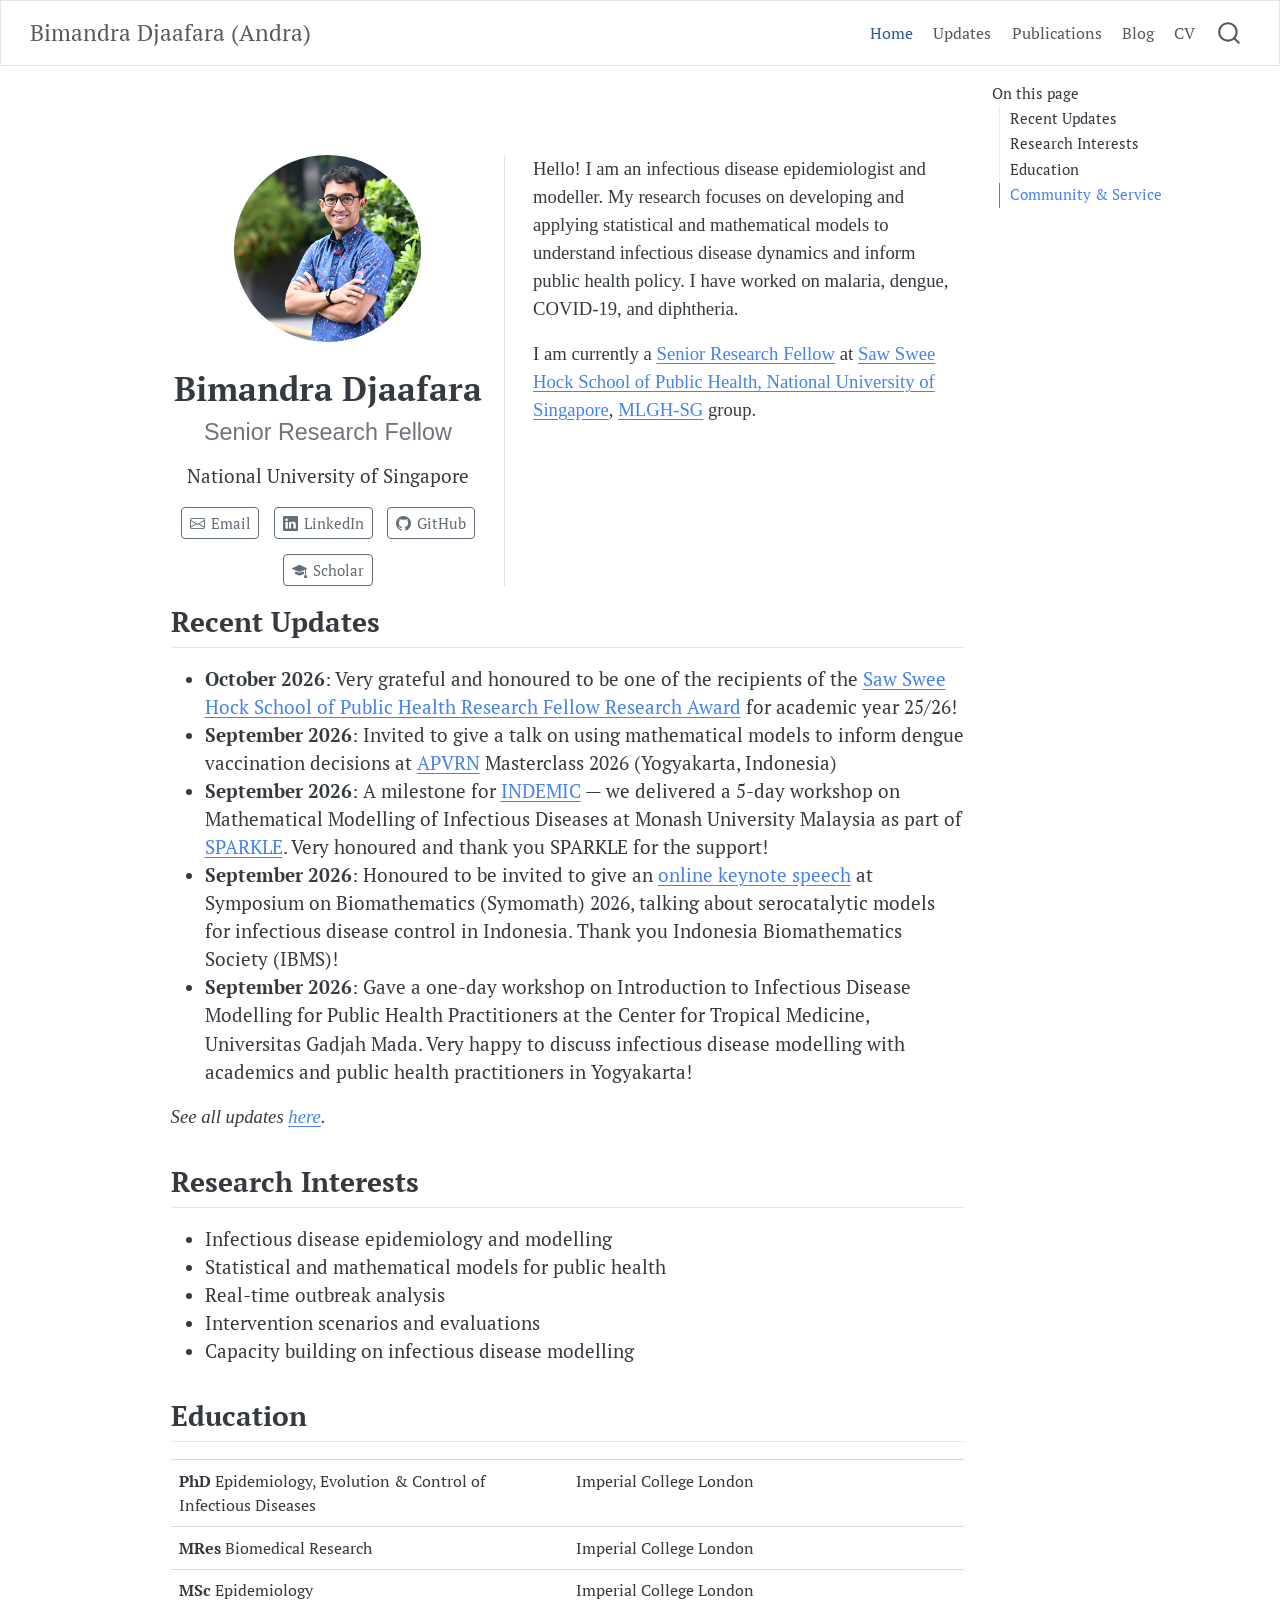
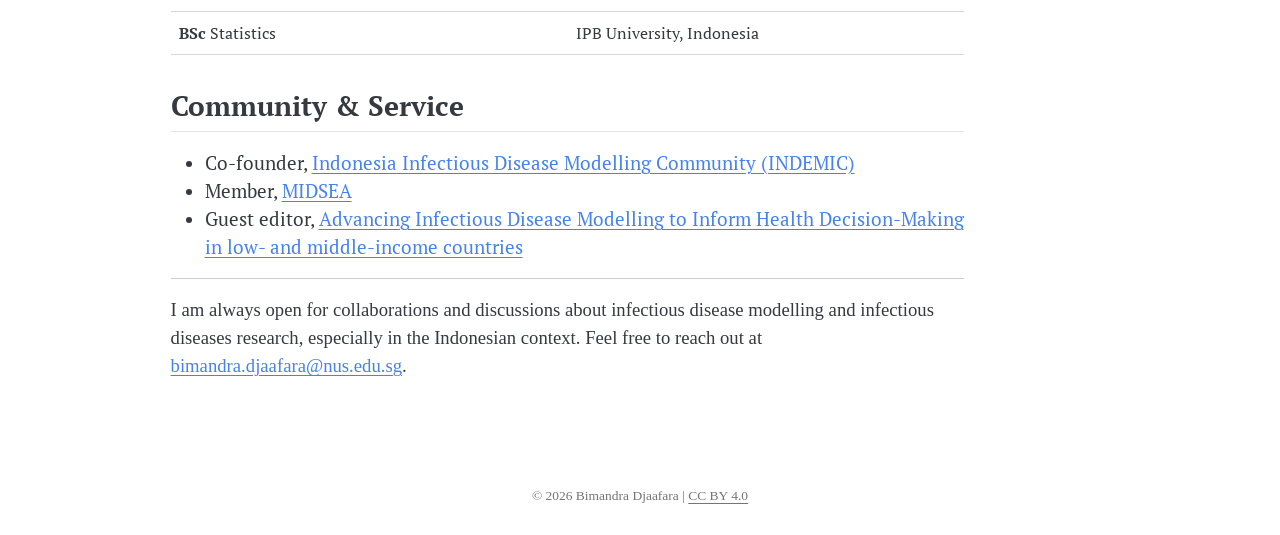
<file: docs/index.html>
<!DOCTYPE html>
<html xmlns="http://www.w3.org/1999/xhtml" lang="en" xml:lang="en"><head>

<meta charset="utf-8">
<meta name="generator" content="quarto-1.10.18">

<meta name="viewport" content="width=device-width, initial-scale=1.0, user-scalable=yes">

<meta name="description" content="National University of Singapore">

<title>Bimandra Djaafara – Bimandra Djaafara (Andra)</title>
<style>
/* Default styles provided by pandoc.
** See https://pandoc.org/MANUAL.html#variables-for-html for config info.
*/
span.smallcaps{font-variant: small-caps;}
div.columns{display: flex; gap: 1.5em;}
div.column{flex: auto;}
@media screen {
div.columns{gap: min(4vw, 1.5em);}
div.column{overflow-x: auto;}
}
div.hanging-indent{margin-left: 1.5em; text-indent: -1.5em;}
ul.task-list{list-style: none;}
ul.task-list li input[type="checkbox"] {
  width: 0.8em;
  margin: 0 0.8em 0.2em -1em; /* quarto-specific, see https://github.com/quarto-dev/quarto-cli/issues/4556 */ 
  vertical-align: middle;
}
</style>


<script src="site_libs/quarto-nav/quarto-nav.js"></script>
<script src="site_libs/quarto-nav/headroom.min.js"></script>
<script src="site_libs/clipboard/clipboard.min.js"></script>
<script src="site_libs/quarto-search/autocomplete.umd.js"></script>
<script src="site_libs/quarto-search/fuse.min.js"></script>
<script src="site_libs/quarto-search/quarto-search.js"></script>
<meta name="quarto:offset" content="./">
<script src="site_libs/quarto-html/quarto.js" type="module"></script>
<script src="site_libs/quarto-html/tabsets/tabsets.js" type="module"></script>
<script src="site_libs/quarto-html/popper.min.js"></script>
<script src="site_libs/quarto-html/tippy.umd.min.js"></script>
<link href="site_libs/quarto-html/tippy.css" rel="stylesheet">
<link href="site_libs/quarto-html/quarto-syntax-highlighting-64a204ab8560d761af7679ceaba22944.css" rel="stylesheet" id="quarto-text-highlighting-styles">
<script src="site_libs/bootstrap/bootstrap.min.js"></script>
<link href="site_libs/bootstrap/bootstrap-icons.css" rel="stylesheet">
<link href="site_libs/bootstrap/bootstrap-529c26969d27a2a2473a4b9f3bafd9fb.min.css" rel="stylesheet" append-hash="true" id="quarto-bootstrap" data-mode="light">
<script id="quarto-search-options" type="application/json">{
  "location": "navbar",
  "copy-button": false,
  "collapse-after": 3,
  "panel-placement": "end",
  "type": "overlay",
  "limit": 50,
  "keyboard-shortcut": [
    "f",
    "/",
    "s"
  ],
  "show-item-context": false,
  "language": {
    "search-no-results-text": "No results",
    "search-matching-documents-text": "matching documents",
    "search-copy-link-title": "Copy link to search",
    "search-hide-matches-text": "Hide additional matches",
    "search-more-match-text": "more match in this document",
    "search-more-matches-text": "more matches in this document",
    "search-clear-button-title": "Clear",
    "search-text-placeholder": "",
    "search-detached-cancel-button-title": "Cancel",
    "search-submit-button-title": "Submit",
    "search-label": "Search"
  }
}</script>


<link rel="stylesheet" href="styles.css">
</head>

<body class="nav-fixed quarto-light">

<div id="quarto-search-results"></div>
  <header id="quarto-header" class="headroom fixed-top">
    <nav class="navbar navbar-expand-lg " data-bs-theme="dark">
      <div class="navbar-container container-fluid">
      <div class="navbar-brand-container mx-auto">
    <a class="navbar-brand" href="./index.html">
    <span class="navbar-title">Bimandra Djaafara (Andra)</span>
    </a>
  </div>
            <div id="quarto-search" class="" title="Search"></div>
          <button class="navbar-toggler" type="button" data-bs-toggle="collapse" data-bs-target="#navbarCollapse" aria-controls="navbarCollapse" role="menu" aria-expanded="false" aria-label="Toggle navigation" onclick="if (window.quartoToggleHeadroom) { window.quartoToggleHeadroom(); }">
  <span class="navbar-toggler-icon"></span>
</button>
          <div class="collapse navbar-collapse" id="navbarCollapse">
            <ul class="navbar-nav navbar-nav-scroll ms-auto">
  <li class="nav-item">
    <a class="nav-link active" href="./index.html" aria-current="page"> 
<span class="menu-text">Home</span></a>
  </li>  
  <li class="nav-item">
    <a class="nav-link" href="./news.html"> 
<span class="menu-text">Updates</span></a>
  </li>  
  <li class="nav-item">
    <a class="nav-link" href="./publications.html"> 
<span class="menu-text">Publications</span></a>
  </li>  
  <li class="nav-item">
    <a class="nav-link" href="./blog.html"> 
<span class="menu-text">Blog</span></a>
  </li>  
  <li class="nav-item">
    <a class="nav-link" href="./cv-short.pdf"> 
<span class="menu-text">CV</span></a>
  </li>  
</ul>
          </div> <!-- /navcollapse -->
            <div class="quarto-navbar-tools">
</div>
      </div> <!-- /container-fluid -->
    </nav>
</header>
<!-- content -->
<div id="quarto-content" class="quarto-container page-columns page-rows-contents page-layout-article page-navbar">
<!-- sidebar -->
<!-- margin-sidebar -->
    <div id="quarto-margin-sidebar" class="sidebar margin-sidebar">
        <nav id="TOC" role="doc-toc" class="toc-active">
    <h2 id="toc-title">On this page</h2>
   
  <ul>
  <li><a href="#recent-updates" id="toc-recent-updates" class="nav-link active" data-scroll-target="#recent-updates">Recent Updates</a></li>
  <li><a href="#research-interests" id="toc-research-interests" class="nav-link" data-scroll-target="#research-interests">Research Interests</a></li>
  <li><a href="#education" id="toc-education" class="nav-link" data-scroll-target="#education">Education</a></li>
  <li><a href="#community-service" id="toc-community-service" class="nav-link" data-scroll-target="#community-service">Community &amp; Service</a></li>
  </ul>
</nav>
    </div>
<!-- main -->
<main class="content" id="quarto-document-content">




<div class="quarto-about-trestles">
  <div class="about-entity">
    <img src="img/photo.jpg" class="about-image
  round " style="height: 10em; width: 10em;">
<header id="title-block-header" class="quarto-title-block default">
<div class="quarto-title">
<h1 class="title">Bimandra Djaafara</h1>
<p class="subtitle lead">Senior Research Fellow</p>
</div>
<div>
  <div class="description">
    National University of Singapore
  </div>
</div>
<div class="quarto-title-meta">
  </div>
</header>
    <div class="about-links">
  <a href="mailto:bimandra.djaafara@nus.edu.sg" class="about-link" rel="" target="">
    <i class="bi bi-envelope"></i>
     <span class="about-link-text">Email</span>
  </a>
  <a href="https://www.linkedin.com/in/bimandra-djaafara-b10aa857/" class="about-link" rel="" target="">
    <i class="bi bi-linkedin"></i>
     <span class="about-link-text">LinkedIn</span>
  </a>
  <a href="https://github.com/andradjaafara" class="about-link" rel="" target="">
    <i class="bi bi-github"></i>
     <span class="about-link-text">GitHub</span>
  </a>
  <a href="https://scholar.google.com/citations?user=Ck1JrcIAAAAJ&amp;hl=en" class="about-link" rel="" target="">
    <i class="bi bi-mortarboard-fill"></i>
     <span class="about-link-text">Scholar</span>
  </a>
</div>
  </div>
  <div class="about-contents"><div id="ppc">
<p>Hello! I am an infectious disease epidemiologist and modeller. My research focuses on developing and applying statistical and mathematical models to understand infectious disease dynamics and inform public health policy. I have worked on malaria, dengue, COVID-19, and diphtheria.</p>
<p>I am currently a <a href="https://sph.nus.edu.sg/faculty-directory/djaafara-bimandra-adiputra/">Senior Research Fellow</a> at <a href="https://sph.nus.edu.sg/">Saw Swee Hock School of Public Health, National University of Singapore</a>, <a href="https://mlgh-sg.com/">MLGH-SG</a> group.</p>
</div></div>
</div>

<section id="recent-updates" class="level2">
<h2 data-anchor-id="recent-updates">Recent Updates</h2>
<ul>
<li><strong>October 2026</strong>: Very grateful and honoured to be one of the recipients of the <a href="https://lnkd.in/p/dvK4vkQx">Saw Swee Hock School of Public Health Research Fellow Research Award</a> for academic year 25/26!</li>
<li><strong>September 2026</strong>: Invited to give a talk on using mathematical models to inform dengue vaccination decisions at <a href="https://www.mcri.edu.au/research/projects/apvrn">APVRN</a> Masterclass 2026 (Yogyakarta, Indonesia)</li>
<li><strong>September 2026</strong>: A milestone for <a href="https://www.indemic.id/">INDEMIC</a> — we delivered a 5-day workshop on Mathematical Modelling of Infectious Diseases at Monash University Malaysia as part of <a href="https://sparkle.mccml.my/">SPARKLE</a>. Very honoured and thank you SPARKLE for the support!</li>
<li><strong>September 2026</strong>: Honoured to be invited to give an <a href="https://pohalaa.ung.ac.id/symomath/scheduled/2026">online keynote speech</a> at Symposium on Biomathematics (Symomath) 2026, talking about serocatalytic models for infectious disease control in Indonesia. Thank you Indonesia Biomathematics Society (IBMS)!</li>
<li><strong>September 2026</strong>: Gave a one-day workshop on Introduction to Infectious Disease Modelling for Public Health Practitioners at the Center for Tropical Medicine, Universitas Gadjah Mada. Very happy to discuss infectious disease modelling with academics and public health practitioners in Yogyakarta!</li>
</ul>
<p><em>See all updates <a href="./news.html">here</a>.</em></p>
</section>
<section id="research-interests" class="level2">
<h2 data-anchor-id="research-interests">Research Interests</h2>
<ul>
<li>Infectious disease epidemiology and modelling</li>
<li>Statistical and mathematical models for public health</li>
<li>Real-time outbreak analysis</li>
<li>Intervention scenarios and evaluations</li>
<li>Capacity building on infectious disease modelling</li>
</ul>
</section>
<section id="education" class="level2">
<h2 data-anchor-id="education">Education</h2>
<table class="caption-top table">
<colgroup>
<col style="width: 50%">
<col style="width: 50%">
</colgroup>
<tbody>
<tr class="odd">
<td><strong>PhD</strong> Epidemiology, Evolution &amp; Control of Infectious Diseases</td>
<td>Imperial College London</td>
</tr>
<tr class="even">
<td><strong>MRes</strong> Biomedical Research</td>
<td>Imperial College London</td>
</tr>
<tr class="odd">
<td><strong>MSc</strong> Epidemiology</td>
<td>Imperial College London</td>
</tr>
<tr class="even">
<td><strong>BSc</strong> Statistics</td>
<td>IPB University, Indonesia</td>
</tr>
</tbody>
</table>
</section>
<section id="community-service" class="level2">
<h2 data-anchor-id="community-service">Community &amp; Service</h2>
<ul>
<li>Co-founder, <a href="https://www.indemic.id/">Indonesia Infectious Disease Modelling Community (INDEMIC)</a></li>
<li>Member, <a href="https://midsea.network/">MIDSEA</a></li>
<li>Guest editor, <a href="https://www.keaipublishing.com/en/journals/infectious-disease-modelling/call-for-papers/advancing-infectious-disease-modelling-to-inform-health-decision-making-in-low-and-middle-income-countries/">Advancing Infectious Disease Modelling to Inform Health Decision-Making in low- and middle-income countries</a></li>
</ul>
<hr>
<p>I am always open for collaborations and discussions about infectious disease modelling and infectious diseases research, especially in the Indonesian context. Feel free to reach out at <a href="mailto:bimandra.djaafara@nus.edu.sg">bimandra.djaafara@nus.edu.sg</a>.</p>



</section>

</main> <!-- /main -->
<script id="quarto-html-after-body" type="application/javascript">
  window.document.addEventListener("DOMContentLoaded", function (event) {
    const isCodeAnnotation = (el) => {
      for (const clz of el.classList) {
        if (clz.startsWith('code-annotation-')) {                     
          return true;
        }
      }
      return false;
    }
    const onCopySuccess = function(e) {
      // button target
      const button = e.trigger;
      // don't keep focus
      button.blur();
      // flash "checked"
      button.classList.add('code-copy-button-checked');
      var currentTitle = button.getAttribute("title");
      button.setAttribute("title", "Copied!");
      let tooltip;
      if (window.bootstrap) {
        button.setAttribute("data-bs-toggle", "tooltip");
        button.setAttribute("data-bs-placement", "left");
        button.setAttribute("data-bs-title", "Copied!");
        tooltip = new bootstrap.Tooltip(button, 
          { trigger: "manual", 
            customClass: "code-copy-button-tooltip",
            offset: [0, -8]});
        tooltip.show();    
      }
      setTimeout(function() {
        if (tooltip) {
          tooltip.hide();
          button.removeAttribute("data-bs-title");
          button.removeAttribute("data-bs-toggle");
          button.removeAttribute("data-bs-placement");
        }
        button.setAttribute("title", currentTitle);
        button.classList.remove('code-copy-button-checked');
      }, 1000);
      // clear code selection
      e.clearSelection();
    }
    const getTextToCopy = function(trigger) {
      const outerScaffold = trigger.parentElement.cloneNode(true);
      const codeEl = outerScaffold.querySelector('code');
      for (const childEl of codeEl.children) {
        if (isCodeAnnotation(childEl)) {
          childEl.remove();
        }
      }
      return codeEl.innerText;
    }
    const clipboard = new window.ClipboardJS('.code-copy-button:not([data-in-quarto-modal])', {
      text: getTextToCopy
    });
    clipboard.on('success', onCopySuccess);
    if (window.document.getElementById('quarto-embedded-source-code-modal')) {
      const clipboardModal = new window.ClipboardJS('.code-copy-button[data-in-quarto-modal]', {
        text: getTextToCopy,
        container: window.document.getElementById('quarto-embedded-source-code-modal')
      });
      clipboardModal.on('success', onCopySuccess);
    }
      var localhostRegex = new RegExp(/^(?:http|https):\/\/localhost\:?[0-9]*\//);
      var mailtoRegex = new RegExp(/^mailto:/);
        var filterRegex = new RegExp("https:\/\/andradjaafara\.github\.io");
      var isInternal = (href) => {
          return filterRegex.test(href) || localhostRegex.test(href) || mailtoRegex.test(href);
      }
      // Inspect non-navigation links and adorn them if external
     var links = window.document.querySelectorAll('a[href]:not(.nav-link):not(.navbar-brand):not(.toc-action):not(.sidebar-link):not(.sidebar-item-toggle):not(.pagination-link):not(.no-external):not([aria-hidden]):not(.dropdown-item):not(.quarto-navigation-tool):not(.about-link)');
      for (var i=0; i<links.length; i++) {
        const link = links[i];
        if (!isInternal(link.href)) {
          // undo the damage that might have been done by quarto-nav.js in the case of
          // links that we want to consider external
          if (link.dataset.originalHref !== undefined) {
            link.href = link.dataset.originalHref;
          }
        }
      }
    function tippyHover(el, contentFn, onTriggerFn, onUntriggerFn) {
      const config = {
        allowHTML: true,
        maxWidth: 500,
        delay: 100,
        arrow: false,
        appendTo: function(el) {
            return el.parentElement;
        },
        interactive: true,
        interactiveBorder: 10,
        theme: 'quarto',
        placement: 'bottom-start',
      };
      if (contentFn) {
        config.content = contentFn;
      }
      if (onTriggerFn) {
        config.onTrigger = onTriggerFn;
      }
      if (onUntriggerFn) {
        config.onUntrigger = onUntriggerFn;
      }
      window.tippy(el, config); 
    }
    const noterefs = window.document.querySelectorAll('a[role="doc-noteref"]');
    for (var i=0; i<noterefs.length; i++) {
      const ref = noterefs[i];
      tippyHover(ref, function() {
        // use id or data attribute instead here
        let href = ref.getAttribute('data-footnote-href') || ref.getAttribute('href');
        try { href = new URL(href).hash; } catch {}
        const id = href.replace(/^#\/?/, "");
        const note = window.document.getElementById(id);
        if (note) {
          return note.innerHTML;
        } else {
          return "";
        }
      });
    }
    const xrefs = window.document.querySelectorAll('a.quarto-xref');
    const processXRef = (id, note) => {
      // Strip column container classes
      const stripColumnClz = (el) => {
        el.classList.remove("page-full", "page-columns");
        if (el.children) {
          for (const child of el.children) {
            stripColumnClz(child);
          }
        }
      }
      stripColumnClz(note)
      if (id === null || id.startsWith('sec-')) {
        // Special case sections, only their first couple elements
        const container = document.createElement("div");
        if (note.children && note.children.length > 2) {
          container.appendChild(note.children[0].cloneNode(true));
          for (let i = 1; i < note.children.length; i++) {
            const child = note.children[i];
            if (child.tagName === "P" && child.innerText === "") {
              continue;
            } else {
              container.appendChild(child.cloneNode(true));
              break;
            }
          }
          if (window.Quarto?.typesetMath) {
            window.Quarto.typesetMath(container);
          }
          return container.innerHTML
        } else {
          if (window.Quarto?.typesetMath) {
            window.Quarto.typesetMath(note);
          }
          return note.innerHTML;
        }
      } else {
        // Remove any anchor links if they are present
        const anchorLink = note.querySelector('a.anchorjs-link');
        if (anchorLink) {
          anchorLink.remove();
        }
        if (window.Quarto?.typesetMath) {
          window.Quarto.typesetMath(note);
        }
        if (note.classList.contains("callout")) {
          return note.outerHTML;
        } else {
          return note.innerHTML;
        }
      }
    }
    for (var i=0; i<xrefs.length; i++) {
      const xref = xrefs[i];
      tippyHover(xref, undefined, function(instance) {
        instance.disable();
        let url = xref.getAttribute('href');
        let hash = undefined; 
        if (url.startsWith('#')) {
          hash = url;
        } else {
          try { hash = new URL(url).hash; } catch {}
        }
        if (hash) {
          const id = hash.replace(/^#\/?/, "");
          const note = window.document.getElementById(id);
          if (note !== null) {
            try {
              const html = processXRef(id, note.cloneNode(true));
              instance.setContent(html);
            } finally {
              instance.enable();
              instance.show();
            }
          } else {
            // See if we can fetch this
            fetch(url.split('#')[0])
            .then(res => res.text())
            .then(html => {
              const parser = new DOMParser();
              const htmlDoc = parser.parseFromString(html, "text/html");
              const note = htmlDoc.getElementById(id);
              if (note !== null) {
                const html = processXRef(id, note);
                instance.setContent(html);
              } 
            }).finally(() => {
              instance.enable();
              instance.show();
            });
          }
        } else {
          // See if we can fetch a full url (with no hash to target)
          // This is a special case and we should probably do some content thinning / targeting
          fetch(url)
          .then(res => res.text())
          .then(html => {
            const parser = new DOMParser();
            const htmlDoc = parser.parseFromString(html, "text/html");
            const note = htmlDoc.querySelector('main.content');
            if (note !== null) {
              // This should only happen for chapter cross references
              // (since there is no id in the URL)
              // remove the first header
              if (note.children.length > 0 && note.children[0].tagName === "HEADER") {
                note.children[0].remove();
              }
              const html = processXRef(null, note);
              instance.setContent(html);
            } 
          }).finally(() => {
            instance.enable();
            instance.show();
          });
        }
      }, function(instance) {
      });
    }
        let selectedAnnoteEl;
        const selectorForAnnotation = ( cell, annotation) => {
          let cellAttr = 'data-code-cell="' + cell + '"';
          let lineAttr = 'data-code-annotation="' +  annotation + '"';
          const selector = 'span[' + cellAttr + '][' + lineAttr + ']';
          return selector;
        }
        const selectCodeLines = (annoteEl) => {
          const doc = window.document;
          const targetCell = annoteEl.getAttribute("data-target-cell");
          const targetAnnotation = annoteEl.getAttribute("data-target-annotation");
          const annoteSpan = window.document.querySelector(selectorForAnnotation(targetCell, targetAnnotation));
          const lines = annoteSpan.getAttribute("data-code-lines").split(",");
          const lineIds = lines.map((line) => {
            return targetCell + "-" + line;
          })
          let top = null;
          let height = null;
          let parent = null;
          if (lineIds.length > 0) {
              //compute the position of the single el (top and bottom and make a div)
              const el = window.document.getElementById(lineIds[0]);
              top = el.offsetTop;
              height = el.offsetHeight;
              parent = el.parentElement.parentElement;
            if (lineIds.length > 1) {
              const lastEl = window.document.getElementById(lineIds[lineIds.length - 1]);
              const bottom = lastEl.offsetTop + lastEl.offsetHeight;
              height = bottom - top;
            }
            if (top !== null && height !== null && parent !== null) {
              // cook up a div (if necessary) and position it 
              let div = window.document.getElementById("code-annotation-line-highlight");
              if (div === null) {
                div = window.document.createElement("div");
                div.setAttribute("id", "code-annotation-line-highlight");
                div.style.position = 'absolute';
                parent.appendChild(div);
              }
              div.style.top = top - 2 + "px";
              div.style.height = height + 4 + "px";
              div.style.left = 0;
              let gutterDiv = window.document.getElementById("code-annotation-line-highlight-gutter");
              if (gutterDiv === null) {
                gutterDiv = window.document.createElement("div");
                gutterDiv.setAttribute("id", "code-annotation-line-highlight-gutter");
                gutterDiv.style.position = 'absolute';
                const codeCell = window.document.getElementById(targetCell);
                const gutter = codeCell.querySelector('.code-annotation-gutter');
                gutter.appendChild(gutterDiv);
              }
              gutterDiv.style.top = top - 2 + "px";
              gutterDiv.style.height = height + 4 + "px";
            }
            selectedAnnoteEl = annoteEl;
          }
        };
        const unselectCodeLines = () => {
          const elementsIds = ["code-annotation-line-highlight", "code-annotation-line-highlight-gutter"];
          elementsIds.forEach((elId) => {
            const div = window.document.getElementById(elId);
            if (div) {
              div.remove();
            }
          });
          selectedAnnoteEl = undefined;
        };
          // Handle positioning of the toggle
      window.addEventListener(
        "resize",
        throttle(() => {
          elRect = undefined;
          if (selectedAnnoteEl) {
            selectCodeLines(selectedAnnoteEl);
          }
        }, 10)
      );
      function throttle(fn, ms) {
      let throttle = false;
      let timer;
        return (...args) => {
          if(!throttle) { // first call gets through
              fn.apply(this, args);
              throttle = true;
          } else { // all the others get throttled
              if(timer) clearTimeout(timer); // cancel #2
              timer = setTimeout(() => {
                fn.apply(this, args);
                timer = throttle = false;
              }, ms);
          }
        };
      }
        // Attach click handler to the DT
        const annoteDls = window.document.querySelectorAll('dt[data-target-cell]');
        for (const annoteDlNode of annoteDls) {
          annoteDlNode.addEventListener('click', (event) => {
            const clickedEl = event.target;
            if (clickedEl !== selectedAnnoteEl) {
              unselectCodeLines();
              const activeEl = window.document.querySelector('dt[data-target-cell].code-annotation-active');
              if (activeEl) {
                activeEl.classList.remove('code-annotation-active');
              }
              selectCodeLines(clickedEl);
              clickedEl.classList.add('code-annotation-active');
            } else {
              // Unselect the line
              unselectCodeLines();
              clickedEl.classList.remove('code-annotation-active');
            }
          });
        }
    const findCites = (el) => {
      const parentEl = el.parentElement;
      if (parentEl) {
        const cites = parentEl.dataset.cites;
        if (cites) {
          return {
            el,
            cites: cites.split(' ')
          };
        } else {
          return findCites(el.parentElement)
        }
      } else {
        return undefined;
      }
    };
    var bibliorefs = window.document.querySelectorAll('a[role="doc-biblioref"]');
    for (var i=0; i<bibliorefs.length; i++) {
      const ref = bibliorefs[i];
      const citeInfo = findCites(ref);
      if (citeInfo) {
        tippyHover(citeInfo.el, function() {
          var popup = window.document.createElement('div');
          citeInfo.cites.forEach(function(cite) {
            var citeDiv = window.document.createElement('div');
            citeDiv.classList.add('hanging-indent');
            citeDiv.classList.add('csl-entry');
            var biblioDiv = window.document.getElementById('ref-' + cite);
            if (biblioDiv) {
              citeDiv.innerHTML = biblioDiv.innerHTML;
            }
            popup.appendChild(citeDiv);
          });
          return popup.innerHTML;
        });
      }
    }
  });
  </script>
</div> <!-- /content -->
<footer class="footer">
  <div class="nav-footer">
    <div class="nav-footer-left">
      &nbsp;
    </div>   
    <div class="nav-footer-center">
<p>© 2026 Bimandra Djaafara | <a href="https://creativecommons.org/licenses/by/4.0/">CC BY 4.0</a></p>
</div>
    <div class="nav-footer-right">
      &nbsp;
    </div>
  </div>
</footer>




</body></html>
</file>
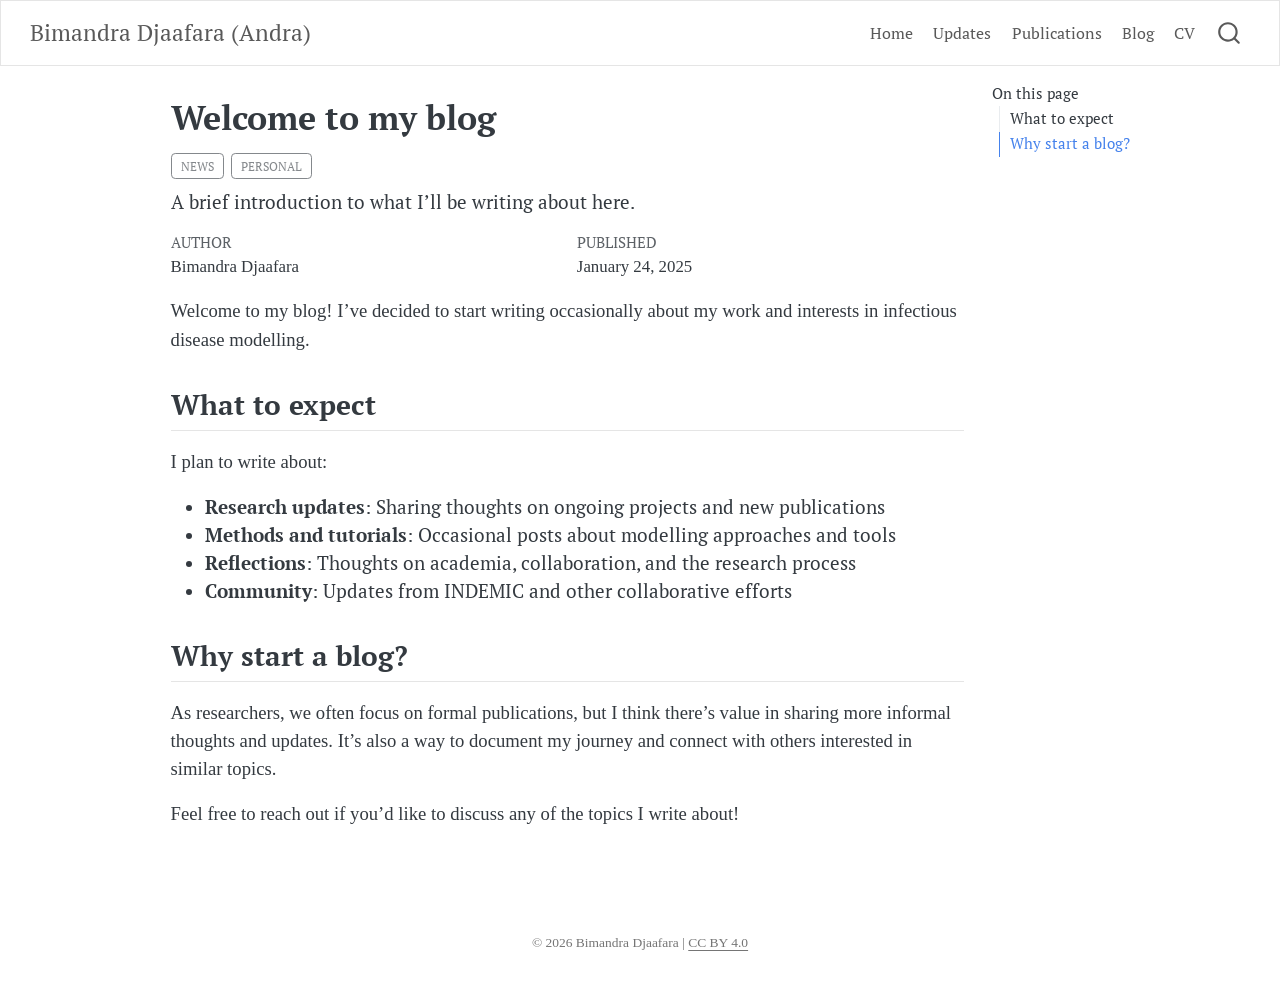
<file: docs/posts/2025-01-24-welcome/index.html>
<!DOCTYPE html>
<html xmlns="http://www.w3.org/1999/xhtml" lang="en" xml:lang="en"><head>

<meta charset="utf-8">
<meta name="generator" content="quarto-1.10.18">

<meta name="viewport" content="width=device-width, initial-scale=1.0, user-scalable=yes">

<meta name="author" content="Bimandra Djaafara">
<meta name="dcterms.date" content="2025-01-24">
<meta name="description" content="A brief introduction to what I’ll be writing about here.">

<title>Welcome to my blog – Bimandra Djaafara (Andra)</title>
<style>
/* Default styles provided by pandoc.
** See https://pandoc.org/MANUAL.html#variables-for-html for config info.
*/
span.smallcaps{font-variant: small-caps;}
div.columns{display: flex; gap: 1.5em;}
div.column{flex: auto;}
@media screen {
div.columns{gap: min(4vw, 1.5em);}
div.column{overflow-x: auto;}
}
div.hanging-indent{margin-left: 1.5em; text-indent: -1.5em;}
ul.task-list{list-style: none;}
ul.task-list li input[type="checkbox"] {
  width: 0.8em;
  margin: 0 0.8em 0.2em -1em; /* quarto-specific, see https://github.com/quarto-dev/quarto-cli/issues/4556 */ 
  vertical-align: middle;
}
</style>


<script src="../../site_libs/quarto-nav/quarto-nav.js"></script>
<script src="../../site_libs/quarto-nav/headroom.min.js"></script>
<script src="../../site_libs/clipboard/clipboard.min.js"></script>
<script src="../../site_libs/quarto-search/autocomplete.umd.js"></script>
<script src="../../site_libs/quarto-search/fuse.min.js"></script>
<script src="../../site_libs/quarto-search/quarto-search.js"></script>
<meta name="quarto:offset" content="../../">
<script src="../../site_libs/quarto-html/quarto.js" type="module"></script>
<script src="../../site_libs/quarto-html/tabsets/tabsets.js" type="module"></script>
<script src="../../site_libs/quarto-html/popper.min.js"></script>
<script src="../../site_libs/quarto-html/tippy.umd.min.js"></script>
<script src="../../site_libs/quarto-html/anchor.min.js"></script>
<link href="../../site_libs/quarto-html/tippy.css" rel="stylesheet">
<link href="../../site_libs/quarto-html/quarto-syntax-highlighting-64a204ab8560d761af7679ceaba22944.css" rel="stylesheet" id="quarto-text-highlighting-styles">
<script src="../../site_libs/bootstrap/bootstrap.min.js"></script>
<link href="../../site_libs/bootstrap/bootstrap-icons.css" rel="stylesheet">
<link href="../../site_libs/bootstrap/bootstrap-529c26969d27a2a2473a4b9f3bafd9fb.min.css" rel="stylesheet" append-hash="true" id="quarto-bootstrap" data-mode="light">
<script id="quarto-search-options" type="application/json">{
  "location": "navbar",
  "copy-button": false,
  "collapse-after": 3,
  "panel-placement": "end",
  "type": "overlay",
  "limit": 50,
  "keyboard-shortcut": [
    "f",
    "/",
    "s"
  ],
  "show-item-context": false,
  "language": {
    "search-no-results-text": "No results",
    "search-matching-documents-text": "matching documents",
    "search-copy-link-title": "Copy link to search",
    "search-hide-matches-text": "Hide additional matches",
    "search-more-match-text": "more match in this document",
    "search-more-matches-text": "more matches in this document",
    "search-clear-button-title": "Clear",
    "search-text-placeholder": "",
    "search-detached-cancel-button-title": "Cancel",
    "search-submit-button-title": "Submit",
    "search-label": "Search"
  }
}</script>


<link rel="stylesheet" href="../../styles.css">
</head>

<body class="nav-fixed quarto-light">

<div id="quarto-search-results"></div>
  <header id="quarto-header" class="headroom fixed-top">
    <nav class="navbar navbar-expand-lg " data-bs-theme="dark">
      <div class="navbar-container container-fluid">
      <div class="navbar-brand-container mx-auto">
    <a class="navbar-brand" href="../../index.html">
    <span class="navbar-title">Bimandra Djaafara (Andra)</span>
    </a>
  </div>
            <div id="quarto-search" class="" title="Search"></div>
          <button class="navbar-toggler" type="button" data-bs-toggle="collapse" data-bs-target="#navbarCollapse" aria-controls="navbarCollapse" role="menu" aria-expanded="false" aria-label="Toggle navigation" onclick="if (window.quartoToggleHeadroom) { window.quartoToggleHeadroom(); }">
  <span class="navbar-toggler-icon"></span>
</button>
          <div class="collapse navbar-collapse" id="navbarCollapse">
            <ul class="navbar-nav navbar-nav-scroll ms-auto">
  <li class="nav-item">
    <a class="nav-link" href="../../index.html"> 
<span class="menu-text">Home</span></a>
  </li>  
  <li class="nav-item">
    <a class="nav-link" href="../../news.html"> 
<span class="menu-text">Updates</span></a>
  </li>  
  <li class="nav-item">
    <a class="nav-link" href="../../publications.html"> 
<span class="menu-text">Publications</span></a>
  </li>  
  <li class="nav-item">
    <a class="nav-link" href="../../blog.html"> 
<span class="menu-text">Blog</span></a>
  </li>  
  <li class="nav-item">
    <a class="nav-link" href="../../cv-short.pdf"> 
<span class="menu-text">CV</span></a>
  </li>  
</ul>
          </div> <!-- /navcollapse -->
            <div class="quarto-navbar-tools">
</div>
      </div> <!-- /container-fluid -->
    </nav>
</header>
<!-- content -->
<div id="quarto-content" class="quarto-container page-columns page-rows-contents page-layout-article page-navbar">
<!-- sidebar -->
<!-- margin-sidebar -->
    <div id="quarto-margin-sidebar" class="sidebar margin-sidebar">
        <nav id="TOC" role="doc-toc" class="toc-active">
    <h2 id="toc-title">On this page</h2>
   
  <ul>
  <li><a href="#what-to-expect" id="toc-what-to-expect" class="nav-link active" data-scroll-target="#what-to-expect">What to expect</a></li>
  <li><a href="#why-start-a-blog" id="toc-why-start-a-blog" class="nav-link" data-scroll-target="#why-start-a-blog">Why start a blog?</a></li>
  </ul>
</nav>
    </div>
<!-- main -->
<main class="content" id="quarto-document-content">

<header id="title-block-header" class="quarto-title-block default">
<div class="quarto-title">
<h1 class="title">Welcome to my blog</h1>
  <div class="quarto-categories">
    <div class="quarto-category">news</div>
    <div class="quarto-category">personal</div>
  </div>
  </div>

<div>
  <div class="description">
    A brief introduction to what I’ll be writing about here.
  </div>
</div>


<div class="quarto-title-meta">

    <div>
    <div class="quarto-title-meta-heading">Author</div>
    <div class="quarto-title-meta-contents">
             <p>Bimandra Djaafara </p>
          </div>
  </div>
    
    <div>
    <div class="quarto-title-meta-heading">Published</div>
    <div class="quarto-title-meta-contents">
      <p class="date">January 24, 2025</p>
    </div>
  </div>
  
    
  </div>
  


</header>


<p>Welcome to my blog! I’ve decided to start writing occasionally about my work and interests in infectious disease modelling.</p>
<section id="what-to-expect" class="level2">
<h2 class="anchored" data-anchor-id="what-to-expect">What to expect</h2>
<p>I plan to write about:</p>
<ul>
<li><strong>Research updates</strong>: Sharing thoughts on ongoing projects and new publications</li>
<li><strong>Methods and tutorials</strong>: Occasional posts about modelling approaches and tools</li>
<li><strong>Reflections</strong>: Thoughts on academia, collaboration, and the research process</li>
<li><strong>Community</strong>: Updates from INDEMIC and other collaborative efforts</li>
</ul>
</section>
<section id="why-start-a-blog" class="level2">
<h2 class="anchored" data-anchor-id="why-start-a-blog">Why start a blog?</h2>
<p>As researchers, we often focus on formal publications, but I think there’s value in sharing more informal thoughts and updates. It’s also a way to document my journey and connect with others interested in similar topics.</p>
<p>Feel free to reach out if you’d like to discuss any of the topics I write about!</p>


</section>

</main> <!-- /main -->
<script id="quarto-html-after-body" type="application/javascript">
  window.document.addEventListener("DOMContentLoaded", function (event) {
    const icon = "";
    const anchorJS = new window.AnchorJS();
    anchorJS.options = {
      placement: 'right',
      icon: icon
    };
    anchorJS.add('.anchored');
    const isCodeAnnotation = (el) => {
      for (const clz of el.classList) {
        if (clz.startsWith('code-annotation-')) {                     
          return true;
        }
      }
      return false;
    }
    const onCopySuccess = function(e) {
      // button target
      const button = e.trigger;
      // don't keep focus
      button.blur();
      // flash "checked"
      button.classList.add('code-copy-button-checked');
      var currentTitle = button.getAttribute("title");
      button.setAttribute("title", "Copied!");
      let tooltip;
      if (window.bootstrap) {
        button.setAttribute("data-bs-toggle", "tooltip");
        button.setAttribute("data-bs-placement", "left");
        button.setAttribute("data-bs-title", "Copied!");
        tooltip = new bootstrap.Tooltip(button, 
          { trigger: "manual", 
            customClass: "code-copy-button-tooltip",
            offset: [0, -8]});
        tooltip.show();    
      }
      setTimeout(function() {
        if (tooltip) {
          tooltip.hide();
          button.removeAttribute("data-bs-title");
          button.removeAttribute("data-bs-toggle");
          button.removeAttribute("data-bs-placement");
        }
        button.setAttribute("title", currentTitle);
        button.classList.remove('code-copy-button-checked');
      }, 1000);
      // clear code selection
      e.clearSelection();
    }
    const getTextToCopy = function(trigger) {
      const outerScaffold = trigger.parentElement.cloneNode(true);
      const codeEl = outerScaffold.querySelector('code');
      for (const childEl of codeEl.children) {
        if (isCodeAnnotation(childEl)) {
          childEl.remove();
        }
      }
      return codeEl.innerText;
    }
    const clipboard = new window.ClipboardJS('.code-copy-button:not([data-in-quarto-modal])', {
      text: getTextToCopy
    });
    clipboard.on('success', onCopySuccess);
    if (window.document.getElementById('quarto-embedded-source-code-modal')) {
      const clipboardModal = new window.ClipboardJS('.code-copy-button[data-in-quarto-modal]', {
        text: getTextToCopy,
        container: window.document.getElementById('quarto-embedded-source-code-modal')
      });
      clipboardModal.on('success', onCopySuccess);
    }
      var localhostRegex = new RegExp(/^(?:http|https):\/\/localhost\:?[0-9]*\//);
      var mailtoRegex = new RegExp(/^mailto:/);
        var filterRegex = new RegExp("https:\/\/andradjaafara\.github\.io");
      var isInternal = (href) => {
          return filterRegex.test(href) || localhostRegex.test(href) || mailtoRegex.test(href);
      }
      // Inspect non-navigation links and adorn them if external
     var links = window.document.querySelectorAll('a[href]:not(.nav-link):not(.navbar-brand):not(.toc-action):not(.sidebar-link):not(.sidebar-item-toggle):not(.pagination-link):not(.no-external):not([aria-hidden]):not(.dropdown-item):not(.quarto-navigation-tool):not(.about-link)');
      for (var i=0; i<links.length; i++) {
        const link = links[i];
        if (!isInternal(link.href)) {
          // undo the damage that might have been done by quarto-nav.js in the case of
          // links that we want to consider external
          if (link.dataset.originalHref !== undefined) {
            link.href = link.dataset.originalHref;
          }
        }
      }
    function tippyHover(el, contentFn, onTriggerFn, onUntriggerFn) {
      const config = {
        allowHTML: true,
        maxWidth: 500,
        delay: 100,
        arrow: false,
        appendTo: function(el) {
            return el.parentElement;
        },
        interactive: true,
        interactiveBorder: 10,
        theme: 'quarto',
        placement: 'bottom-start',
      };
      if (contentFn) {
        config.content = contentFn;
      }
      if (onTriggerFn) {
        config.onTrigger = onTriggerFn;
      }
      if (onUntriggerFn) {
        config.onUntrigger = onUntriggerFn;
      }
      window.tippy(el, config); 
    }
    const noterefs = window.document.querySelectorAll('a[role="doc-noteref"]');
    for (var i=0; i<noterefs.length; i++) {
      const ref = noterefs[i];
      tippyHover(ref, function() {
        // use id or data attribute instead here
        let href = ref.getAttribute('data-footnote-href') || ref.getAttribute('href');
        try { href = new URL(href).hash; } catch {}
        const id = href.replace(/^#\/?/, "");
        const note = window.document.getElementById(id);
        if (note) {
          return note.innerHTML;
        } else {
          return "";
        }
      });
    }
    const xrefs = window.document.querySelectorAll('a.quarto-xref');
    const processXRef = (id, note) => {
      // Strip column container classes
      const stripColumnClz = (el) => {
        el.classList.remove("page-full", "page-columns");
        if (el.children) {
          for (const child of el.children) {
            stripColumnClz(child);
          }
        }
      }
      stripColumnClz(note)
      if (id === null || id.startsWith('sec-')) {
        // Special case sections, only their first couple elements
        const container = document.createElement("div");
        if (note.children && note.children.length > 2) {
          container.appendChild(note.children[0].cloneNode(true));
          for (let i = 1; i < note.children.length; i++) {
            const child = note.children[i];
            if (child.tagName === "P" && child.innerText === "") {
              continue;
            } else {
              container.appendChild(child.cloneNode(true));
              break;
            }
          }
          if (window.Quarto?.typesetMath) {
            window.Quarto.typesetMath(container);
          }
          return container.innerHTML
        } else {
          if (window.Quarto?.typesetMath) {
            window.Quarto.typesetMath(note);
          }
          return note.innerHTML;
        }
      } else {
        // Remove any anchor links if they are present
        const anchorLink = note.querySelector('a.anchorjs-link');
        if (anchorLink) {
          anchorLink.remove();
        }
        if (window.Quarto?.typesetMath) {
          window.Quarto.typesetMath(note);
        }
        if (note.classList.contains("callout")) {
          return note.outerHTML;
        } else {
          return note.innerHTML;
        }
      }
    }
    for (var i=0; i<xrefs.length; i++) {
      const xref = xrefs[i];
      tippyHover(xref, undefined, function(instance) {
        instance.disable();
        let url = xref.getAttribute('href');
        let hash = undefined; 
        if (url.startsWith('#')) {
          hash = url;
        } else {
          try { hash = new URL(url).hash; } catch {}
        }
        if (hash) {
          const id = hash.replace(/^#\/?/, "");
          const note = window.document.getElementById(id);
          if (note !== null) {
            try {
              const html = processXRef(id, note.cloneNode(true));
              instance.setContent(html);
            } finally {
              instance.enable();
              instance.show();
            }
          } else {
            // See if we can fetch this
            fetch(url.split('#')[0])
            .then(res => res.text())
            .then(html => {
              const parser = new DOMParser();
              const htmlDoc = parser.parseFromString(html, "text/html");
              const note = htmlDoc.getElementById(id);
              if (note !== null) {
                const html = processXRef(id, note);
                instance.setContent(html);
              } 
            }).finally(() => {
              instance.enable();
              instance.show();
            });
          }
        } else {
          // See if we can fetch a full url (with no hash to target)
          // This is a special case and we should probably do some content thinning / targeting
          fetch(url)
          .then(res => res.text())
          .then(html => {
            const parser = new DOMParser();
            const htmlDoc = parser.parseFromString(html, "text/html");
            const note = htmlDoc.querySelector('main.content');
            if (note !== null) {
              // This should only happen for chapter cross references
              // (since there is no id in the URL)
              // remove the first header
              if (note.children.length > 0 && note.children[0].tagName === "HEADER") {
                note.children[0].remove();
              }
              const html = processXRef(null, note);
              instance.setContent(html);
            } 
          }).finally(() => {
            instance.enable();
            instance.show();
          });
        }
      }, function(instance) {
      });
    }
        let selectedAnnoteEl;
        const selectorForAnnotation = ( cell, annotation) => {
          let cellAttr = 'data-code-cell="' + cell + '"';
          let lineAttr = 'data-code-annotation="' +  annotation + '"';
          const selector = 'span[' + cellAttr + '][' + lineAttr + ']';
          return selector;
        }
        const selectCodeLines = (annoteEl) => {
          const doc = window.document;
          const targetCell = annoteEl.getAttribute("data-target-cell");
          const targetAnnotation = annoteEl.getAttribute("data-target-annotation");
          const annoteSpan = window.document.querySelector(selectorForAnnotation(targetCell, targetAnnotation));
          const lines = annoteSpan.getAttribute("data-code-lines").split(",");
          const lineIds = lines.map((line) => {
            return targetCell + "-" + line;
          })
          let top = null;
          let height = null;
          let parent = null;
          if (lineIds.length > 0) {
              //compute the position of the single el (top and bottom and make a div)
              const el = window.document.getElementById(lineIds[0]);
              top = el.offsetTop;
              height = el.offsetHeight;
              parent = el.parentElement.parentElement;
            if (lineIds.length > 1) {
              const lastEl = window.document.getElementById(lineIds[lineIds.length - 1]);
              const bottom = lastEl.offsetTop + lastEl.offsetHeight;
              height = bottom - top;
            }
            if (top !== null && height !== null && parent !== null) {
              // cook up a div (if necessary) and position it 
              let div = window.document.getElementById("code-annotation-line-highlight");
              if (div === null) {
                div = window.document.createElement("div");
                div.setAttribute("id", "code-annotation-line-highlight");
                div.style.position = 'absolute';
                parent.appendChild(div);
              }
              div.style.top = top - 2 + "px";
              div.style.height = height + 4 + "px";
              div.style.left = 0;
              let gutterDiv = window.document.getElementById("code-annotation-line-highlight-gutter");
              if (gutterDiv === null) {
                gutterDiv = window.document.createElement("div");
                gutterDiv.setAttribute("id", "code-annotation-line-highlight-gutter");
                gutterDiv.style.position = 'absolute';
                const codeCell = window.document.getElementById(targetCell);
                const gutter = codeCell.querySelector('.code-annotation-gutter');
                gutter.appendChild(gutterDiv);
              }
              gutterDiv.style.top = top - 2 + "px";
              gutterDiv.style.height = height + 4 + "px";
            }
            selectedAnnoteEl = annoteEl;
          }
        };
        const unselectCodeLines = () => {
          const elementsIds = ["code-annotation-line-highlight", "code-annotation-line-highlight-gutter"];
          elementsIds.forEach((elId) => {
            const div = window.document.getElementById(elId);
            if (div) {
              div.remove();
            }
          });
          selectedAnnoteEl = undefined;
        };
          // Handle positioning of the toggle
      window.addEventListener(
        "resize",
        throttle(() => {
          elRect = undefined;
          if (selectedAnnoteEl) {
            selectCodeLines(selectedAnnoteEl);
          }
        }, 10)
      );
      function throttle(fn, ms) {
      let throttle = false;
      let timer;
        return (...args) => {
          if(!throttle) { // first call gets through
              fn.apply(this, args);
              throttle = true;
          } else { // all the others get throttled
              if(timer) clearTimeout(timer); // cancel #2
              timer = setTimeout(() => {
                fn.apply(this, args);
                timer = throttle = false;
              }, ms);
          }
        };
      }
        // Attach click handler to the DT
        const annoteDls = window.document.querySelectorAll('dt[data-target-cell]');
        for (const annoteDlNode of annoteDls) {
          annoteDlNode.addEventListener('click', (event) => {
            const clickedEl = event.target;
            if (clickedEl !== selectedAnnoteEl) {
              unselectCodeLines();
              const activeEl = window.document.querySelector('dt[data-target-cell].code-annotation-active');
              if (activeEl) {
                activeEl.classList.remove('code-annotation-active');
              }
              selectCodeLines(clickedEl);
              clickedEl.classList.add('code-annotation-active');
            } else {
              // Unselect the line
              unselectCodeLines();
              clickedEl.classList.remove('code-annotation-active');
            }
          });
        }
    const findCites = (el) => {
      const parentEl = el.parentElement;
      if (parentEl) {
        const cites = parentEl.dataset.cites;
        if (cites) {
          return {
            el,
            cites: cites.split(' ')
          };
        } else {
          return findCites(el.parentElement)
        }
      } else {
        return undefined;
      }
    };
    var bibliorefs = window.document.querySelectorAll('a[role="doc-biblioref"]');
    for (var i=0; i<bibliorefs.length; i++) {
      const ref = bibliorefs[i];
      const citeInfo = findCites(ref);
      if (citeInfo) {
        tippyHover(citeInfo.el, function() {
          var popup = window.document.createElement('div');
          citeInfo.cites.forEach(function(cite) {
            var citeDiv = window.document.createElement('div');
            citeDiv.classList.add('hanging-indent');
            citeDiv.classList.add('csl-entry');
            var biblioDiv = window.document.getElementById('ref-' + cite);
            if (biblioDiv) {
              citeDiv.innerHTML = biblioDiv.innerHTML;
            }
            popup.appendChild(citeDiv);
          });
          return popup.innerHTML;
        });
      }
    }
  });
  </script>
</div> <!-- /content -->
<footer class="footer">
  <div class="nav-footer">
    <div class="nav-footer-left">
      &nbsp;
    </div>   
    <div class="nav-footer-center">
<p>© 2026 Bimandra Djaafara | <a href="https://creativecommons.org/licenses/by/4.0/">CC BY 4.0</a></p>
</div>
    <div class="nav-footer-right">
      &nbsp;
    </div>
  </div>
</footer>




</body></html>
</file>
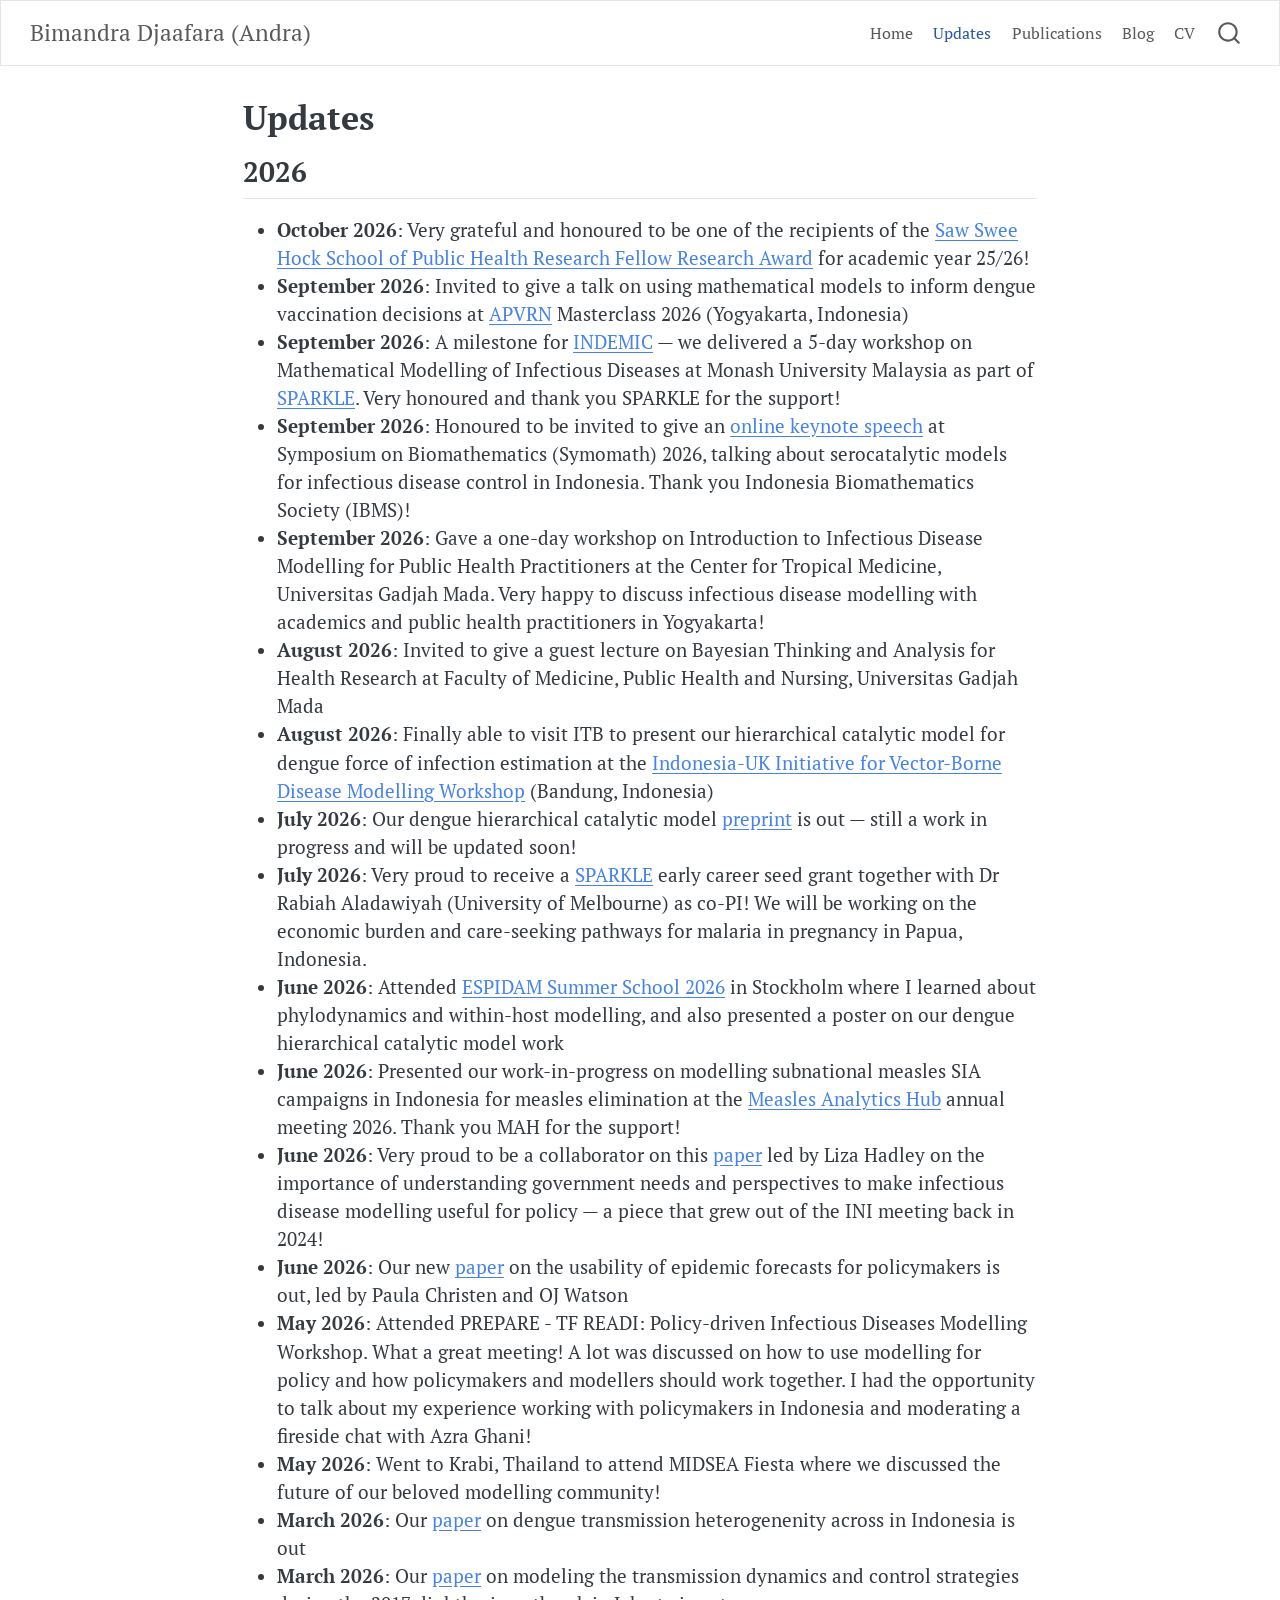
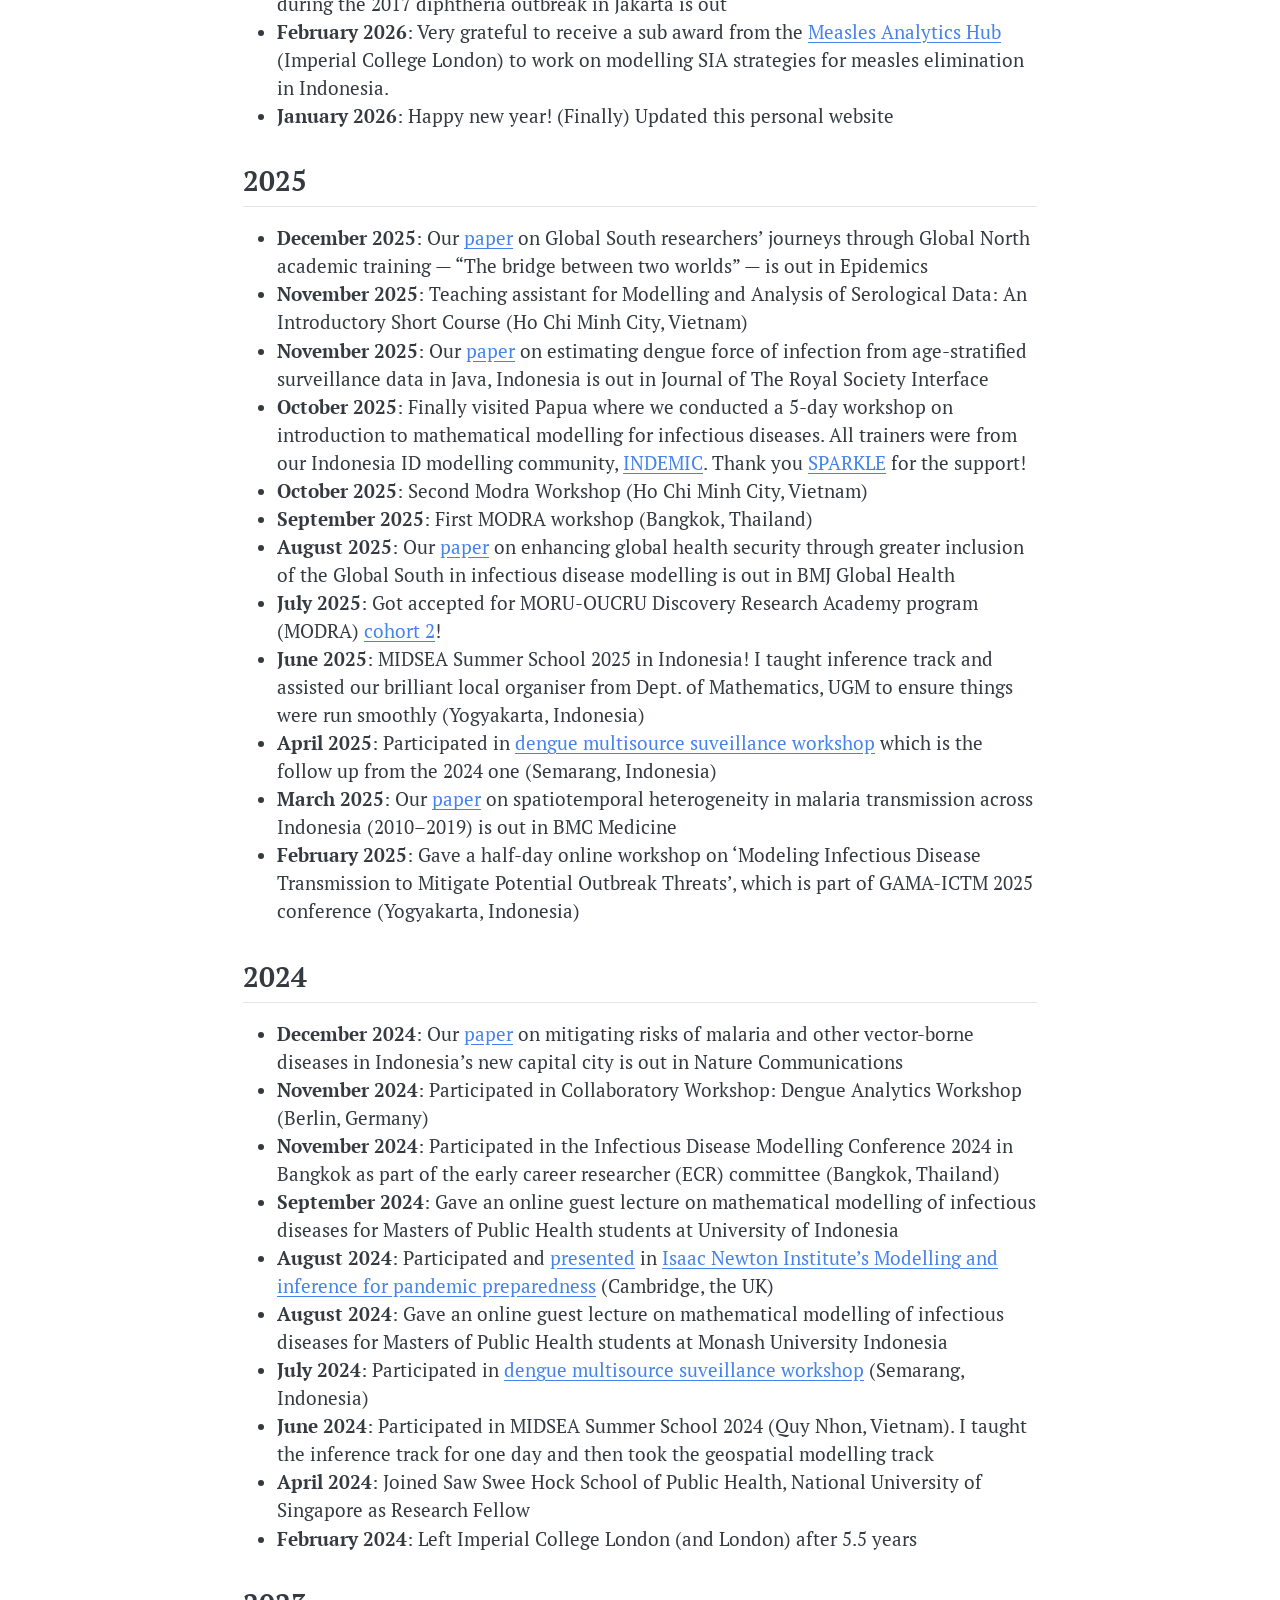
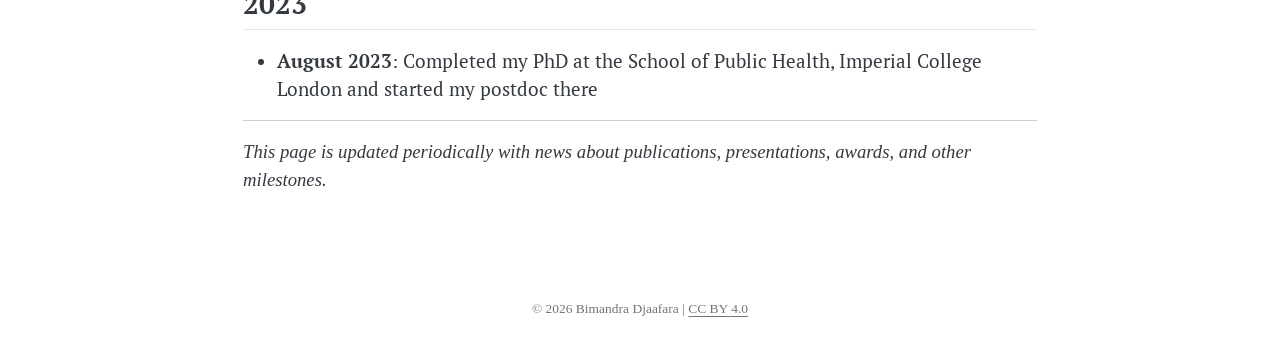
<file: docs/news.html>
<!DOCTYPE html>
<html xmlns="http://www.w3.org/1999/xhtml" lang="en" xml:lang="en"><head>

<meta charset="utf-8">
<meta name="generator" content="quarto-1.10.18">

<meta name="viewport" content="width=device-width, initial-scale=1.0, user-scalable=yes">


<title>Bimandra Djaafara – Bimandra Djaafara (Andra)</title>
<style>
/* Default styles provided by pandoc.
** See https://pandoc.org/MANUAL.html#variables-for-html for config info.
*/
span.smallcaps{font-variant: small-caps;}
div.columns{display: flex; gap: 1.5em;}
div.column{flex: auto;}
@media screen {
div.columns{gap: min(4vw, 1.5em);}
div.column{overflow-x: auto;}
}
div.hanging-indent{margin-left: 1.5em; text-indent: -1.5em;}
ul.task-list{list-style: none;}
ul.task-list li input[type="checkbox"] {
  width: 0.8em;
  margin: 0 0.8em 0.2em -1em; /* quarto-specific, see https://github.com/quarto-dev/quarto-cli/issues/4556 */ 
  vertical-align: middle;
}
</style>


<script src="site_libs/quarto-nav/quarto-nav.js"></script>
<script src="site_libs/quarto-nav/headroom.min.js"></script>
<script src="site_libs/clipboard/clipboard.min.js"></script>
<script src="site_libs/quarto-search/autocomplete.umd.js"></script>
<script src="site_libs/quarto-search/fuse.min.js"></script>
<script src="site_libs/quarto-search/quarto-search.js"></script>
<meta name="quarto:offset" content="./">
<script src="site_libs/quarto-html/quarto.js" type="module"></script>
<script src="site_libs/quarto-html/tabsets/tabsets.js" type="module"></script>
<script src="site_libs/quarto-html/popper.min.js"></script>
<script src="site_libs/quarto-html/tippy.umd.min.js"></script>
<script src="site_libs/quarto-html/anchor.min.js"></script>
<link href="site_libs/quarto-html/tippy.css" rel="stylesheet">
<link href="site_libs/quarto-html/quarto-syntax-highlighting-64a204ab8560d761af7679ceaba22944.css" rel="stylesheet" id="quarto-text-highlighting-styles">
<script src="site_libs/bootstrap/bootstrap.min.js"></script>
<link href="site_libs/bootstrap/bootstrap-icons.css" rel="stylesheet">
<link href="site_libs/bootstrap/bootstrap-529c26969d27a2a2473a4b9f3bafd9fb.min.css" rel="stylesheet" append-hash="true" id="quarto-bootstrap" data-mode="light">
<script id="quarto-search-options" type="application/json">{
  "location": "navbar",
  "copy-button": false,
  "collapse-after": 3,
  "panel-placement": "end",
  "type": "overlay",
  "limit": 50,
  "keyboard-shortcut": [
    "f",
    "/",
    "s"
  ],
  "show-item-context": false,
  "language": {
    "search-no-results-text": "No results",
    "search-matching-documents-text": "matching documents",
    "search-copy-link-title": "Copy link to search",
    "search-hide-matches-text": "Hide additional matches",
    "search-more-match-text": "more match in this document",
    "search-more-matches-text": "more matches in this document",
    "search-clear-button-title": "Clear",
    "search-text-placeholder": "",
    "search-detached-cancel-button-title": "Cancel",
    "search-submit-button-title": "Submit",
    "search-label": "Search"
  }
}</script>


<link rel="stylesheet" href="styles.css">
</head>

<body class="nav-fixed fullcontent quarto-light">

<div id="quarto-search-results"></div>
  <header id="quarto-header" class="headroom fixed-top">
    <nav class="navbar navbar-expand-lg " data-bs-theme="dark">
      <div class="navbar-container container-fluid">
      <div class="navbar-brand-container mx-auto">
    <a class="navbar-brand" href="./index.html">
    <span class="navbar-title">Bimandra Djaafara (Andra)</span>
    </a>
  </div>
            <div id="quarto-search" class="" title="Search"></div>
          <button class="navbar-toggler" type="button" data-bs-toggle="collapse" data-bs-target="#navbarCollapse" aria-controls="navbarCollapse" role="menu" aria-expanded="false" aria-label="Toggle navigation" onclick="if (window.quartoToggleHeadroom) { window.quartoToggleHeadroom(); }">
  <span class="navbar-toggler-icon"></span>
</button>
          <div class="collapse navbar-collapse" id="navbarCollapse">
            <ul class="navbar-nav navbar-nav-scroll ms-auto">
  <li class="nav-item">
    <a class="nav-link" href="./index.html"> 
<span class="menu-text">Home</span></a>
  </li>  
  <li class="nav-item">
    <a class="nav-link active" href="./news.html" aria-current="page"> 
<span class="menu-text">Updates</span></a>
  </li>  
  <li class="nav-item">
    <a class="nav-link" href="./publications.html"> 
<span class="menu-text">Publications</span></a>
  </li>  
  <li class="nav-item">
    <a class="nav-link" href="./blog.html"> 
<span class="menu-text">Blog</span></a>
  </li>  
  <li class="nav-item">
    <a class="nav-link" href="./cv-short.pdf"> 
<span class="menu-text">CV</span></a>
  </li>  
</ul>
          </div> <!-- /navcollapse -->
            <div class="quarto-navbar-tools">
</div>
      </div> <!-- /container-fluid -->
    </nav>
</header>
<!-- content -->
<div id="quarto-content" class="quarto-container page-columns page-rows-contents page-layout-article page-navbar">
<!-- sidebar -->
<!-- margin-sidebar -->
    
<!-- main -->
<main class="content" id="quarto-document-content">

<header id="title-block-header" class="quarto-title-block default">
<div class="quarto-title">
<h1 class="title">Updates</h1>
</div>



<div class="quarto-title-meta">

    
  
    
  </div>
  


</header>


<section id="section" class="level2">
<h2 class="anchored" data-anchor-id="section">2026</h2>
<ul>
<li><strong>October 2026</strong>: Very grateful and honoured to be one of the recipients of the <a href="https://lnkd.in/p/dvK4vkQx">Saw Swee Hock School of Public Health Research Fellow Research Award</a> for academic year 25/26!</li>
<li><strong>September 2026</strong>: Invited to give a talk on using mathematical models to inform dengue vaccination decisions at <a href="https://www.mcri.edu.au/research/projects/apvrn">APVRN</a> Masterclass 2026 (Yogyakarta, Indonesia)</li>
<li><strong>September 2026</strong>: A milestone for <a href="https://www.indemic.id/">INDEMIC</a> — we delivered a 5-day workshop on Mathematical Modelling of Infectious Diseases at Monash University Malaysia as part of <a href="https://sparkle.mccml.my/">SPARKLE</a>. Very honoured and thank you SPARKLE for the support!</li>
<li><strong>September 2026</strong>: Honoured to be invited to give an <a href="https://pohalaa.ung.ac.id/symomath/scheduled/2026">online keynote speech</a> at Symposium on Biomathematics (Symomath) 2026, talking about serocatalytic models for infectious disease control in Indonesia. Thank you Indonesia Biomathematics Society (IBMS)!</li>
<li><strong>September 2026</strong>: Gave a one-day workshop on Introduction to Infectious Disease Modelling for Public Health Practitioners at the Center for Tropical Medicine, Universitas Gadjah Mada. Very happy to discuss infectious disease modelling with academics and public health practitioners in Yogyakarta!</li>
<li><strong>August 2026</strong>: Invited to give a guest lecture on Bayesian Thinking and Analysis for Health Research at Faculty of Medicine, Public Health and Nursing, Universitas Gadjah Mada</li>
<li><strong>August 2026</strong>: Finally able to visit ITB to present our hierarchical catalytic model for dengue force of infection estimation at the <a href="https://fmipa.itb.ac.id/vectorborneworkshop2026/#1771475696940-6cb73e7b-a667">Indonesia-UK Initiative for Vector-Borne Disease Modelling Workshop</a> (Bandung, Indonesia)</li>
<li><strong>July 2026</strong>: Our dengue hierarchical catalytic model <a href="https://doi.org/10.64898/2026.07.15.26358208">preprint</a> is out — still a work in progress and will be updated soon!</li>
<li><strong>July 2026</strong>: Very proud to receive a <a href="https://sparkle.mccml.my/">SPARKLE</a> early career seed grant together with Dr Rabiah Aladawiyah (University of Melbourne) as co-PI! We will be working on the economic burden and care-seeking pathways for malaria in pregnancy in Papua, Indonesia.</li>
<li><strong>June 2026</strong>: Attended <a href="https://www.statistics.su.se/english/divisions/department-of-mathematics/research/conferences-and-seminars/espidam-the-european-summer-program-in-infectious-disease-analysis-and-modelling">ESPIDAM Summer School 2026</a> in Stockholm where I learned about phylodynamics and within-host modelling, and also presented a poster on our dengue hierarchical catalytic model work</li>
<li><strong>June 2026</strong>: Presented our work-in-progress on modelling subnational measles SIA campaigns in Indonesia for measles elimination at the <a href="https://www.measles-analytics.org/">Measles Analytics Hub</a> annual meeting 2026. Thank you MAH for the support!</li>
<li><strong>June 2026</strong>: Very proud to be a collaborator on this <a href="https://doi.org/10.1038/s44528-026-00009-2">paper</a> led by Liza Hadley on the importance of understanding government needs and perspectives to make infectious disease modelling useful for policy — a piece that grew out of the INI meeting back in 2024!</li>
<li><strong>June 2026</strong>: Our new <a href="https://journals.plos.org/globalpublichealth/article?id=10.1371/journal.pgph.0006519">paper</a> on the usability of epidemic forecasts for policymakers is out, led by Paula Christen and OJ Watson</li>
<li><strong>May 2026</strong>: Attended PREPARE - TF READI: Policy-driven Infectious Diseases Modelling Workshop. What a great meeting! A lot was discussed on how to use modelling for policy and how policymakers and modellers should work together. I had the opportunity to talk about my experience working with policymakers in Indonesia and moderating a fireside chat with Azra Ghani!</li>
<li><strong>May 2026</strong>: Went to Krabi, Thailand to attend MIDSEA Fiesta where we discussed the future of our beloved modelling community!</li>
<li><strong>March 2026</strong>: Our <a href="https://journals.plos.org/plosntds/article?id=10.1371/journal.pntd.0014135">paper</a> on dengue transmission heterogenenity across in Indonesia is out</li>
<li><strong>March 2026</strong>: Our <a href="https://www.sciencedirect.com/science/article/pii/S2468042725000855">paper</a> on modeling the transmission dynamics and control strategies during the 2017 diphtheria outbreak in Jakarta is out</li>
<li><strong>February 2026</strong>: Very grateful to receive a sub award from the <a href="https://www.measles-analytics.org/">Measles Analytics Hub</a> (Imperial College London) to work on modelling SIA strategies for measles elimination in Indonesia.</li>
<li><strong>January 2026</strong>: Happy new year! (Finally) Updated this personal website</li>
</ul>
</section>
<section id="section-1" class="level2">
<h2 class="anchored" data-anchor-id="section-1">2025</h2>
<ul>
<li><strong>December 2025</strong>: Our <a href="https://www.sciencedirect.com/science/article/pii/S1755436525000520">paper</a> on Global South researchers’ journeys through Global North academic training — “The bridge between two worlds” — is out in Epidemics</li>
<li><strong>November 2025</strong>: Teaching assistant for Modelling and Analysis of Serological Data: An Introductory Short Course (Ho Chi Minh City, Vietnam)</li>
<li><strong>November 2025</strong>: Our <a href="https://doi.org/10.1098/rsif.2025.0445">paper</a> on estimating dengue force of infection from age-stratified surveillance data in Java, Indonesia is out in Journal of The Royal Society Interface</li>
<li><strong>October 2025</strong>: Finally visited Papua where we conducted a 5-day workshop on introduction to mathematical modelling for infectious diseases. All trainers were from our Indonesia ID modelling community, <a href="https://www.indemic.id/">INDEMIC</a>. Thank you <a href="https://www.spark.edu.au/">SPARKLE</a> for the support!</li>
<li><strong>October 2025</strong>: Second Modra Workshop (Ho Chi Minh City, Vietnam)</li>
<li><strong>September 2025</strong>: First MODRA workshop (Bangkok, Thailand)</li>
<li><strong>August 2025</strong>: Our <a href="https://gh.bmj.com/content/10/8/e019111">paper</a> on enhancing global health security through greater inclusion of the Global South in infectious disease modelling is out in BMJ Global Health</li>
<li><strong>July 2025</strong>: Got accepted for MORU-OUCRU Discovery Research Academy program (MODRA) <a href="https://www.oucru.org/modra-announces-2025-cohort/">cohort 2</a>!</li>
<li><strong>June 2025</strong>: MIDSEA Summer School 2025 in Indonesia! I taught inference track and assisted our brilliant local organiser from Dept. of Mathematics, UGM to ensure things were run smoothly (Yogyakarta, Indonesia)</li>
<li><strong>April 2025</strong>: Participated in <a href="https://www.who.int/indonesia/news/detail/16-05-2025-indonesia-and-who-ramp-up-dengue-fight-with-smarter-surveillance">dengue multisource suveillance workshop</a> which is the follow up from the 2024 one (Semarang, Indonesia)</li>
<li><strong>March 2025</strong>: Our <a href="https://doi.org/10.1186/s12916-025-03902-9">paper</a> on spatiotemporal heterogeneity in malaria transmission across Indonesia (2010–2019) is out in BMC Medicine</li>
<li><strong>February 2025</strong>: Gave a half-day online workshop on ‘Modeling Infectious Disease Transmission to Mitigate Potential Outbreak Threats’, which is part of GAMA-ICTM 2025 conference (Yogyakarta, Indonesia)</li>
</ul>
</section>
<section id="section-2" class="level2">
<h2 class="anchored" data-anchor-id="section-2">2024</h2>
<ul>
<li><strong>December 2024</strong>: Our <a href="https://www.nature.com/articles/s41467-024-54891-x">paper</a> on mitigating risks of malaria and other vector-borne diseases in Indonesia’s new capital city is out in Nature Communications</li>
<li><strong>November 2024</strong>: Participated in Collaboratory Workshop: Dengue Analytics Workshop (Berlin, Germany)</li>
<li><strong>November 2024</strong>: Participated in the Infectious Disease Modelling Conference 2024 in Bangkok as part of the early career researcher (ECR) committee (Bangkok, Thailand)</li>
<li><strong>September 2024</strong>: Gave an online guest lecture on mathematical modelling of infectious diseases for Masters of Public Health students at University of Indonesia</li>
<li><strong>August 2024</strong>: Participated and <a href="https://www.youtube.com/watch?v=u9ls9IjslzY">presented</a> in <a href="https://www.newton.ac.uk/event/mip/">Isaac Newton Institute’s Modelling and inference for pandemic preparedness</a> (Cambridge, the UK)</li>
<li><strong>August 2024</strong>: Gave an online guest lecture on mathematical modelling of infectious diseases for Masters of Public Health students at Monash University Indonesia</li>
<li><strong>July 2024</strong>: Participated in <a href="https://www.who.int/indonesia/news/detail/30-07-2024-indonesia-takes-decisive--pioneering-action-to-strengthen-multisource-collaborative-surveillance-for-dengue">dengue multisource suveillance workshop</a> (Semarang, Indonesia)</li>
<li><strong>June 2024</strong>: Participated in MIDSEA Summer School 2024 (Quy Nhon, Vietnam). I taught the inference track for one day and then took the geospatial modelling track</li>
<li><strong>April 2024</strong>: Joined Saw Swee Hock School of Public Health, National University of Singapore as Research Fellow</li>
<li><strong>February 2024</strong>: Left Imperial College London (and London) after 5.5 years</li>
</ul>
</section>
<section id="section-3" class="level2">
<h2 class="anchored" data-anchor-id="section-3">2023</h2>
<ul>
<li><strong>August 2023</strong>: Completed my PhD at the School of Public Health, Imperial College London and started my postdoc there</li>
</ul>
<hr>
<p><em>This page is updated periodically with news about publications, presentations, awards, and other milestones.</em></p>


</section>

</main> <!-- /main -->
<script id="quarto-html-after-body" type="application/javascript">
  window.document.addEventListener("DOMContentLoaded", function (event) {
    const icon = "";
    const anchorJS = new window.AnchorJS();
    anchorJS.options = {
      placement: 'right',
      icon: icon
    };
    anchorJS.add('.anchored');
    const isCodeAnnotation = (el) => {
      for (const clz of el.classList) {
        if (clz.startsWith('code-annotation-')) {                     
          return true;
        }
      }
      return false;
    }
    const onCopySuccess = function(e) {
      // button target
      const button = e.trigger;
      // don't keep focus
      button.blur();
      // flash "checked"
      button.classList.add('code-copy-button-checked');
      var currentTitle = button.getAttribute("title");
      button.setAttribute("title", "Copied!");
      let tooltip;
      if (window.bootstrap) {
        button.setAttribute("data-bs-toggle", "tooltip");
        button.setAttribute("data-bs-placement", "left");
        button.setAttribute("data-bs-title", "Copied!");
        tooltip = new bootstrap.Tooltip(button, 
          { trigger: "manual", 
            customClass: "code-copy-button-tooltip",
            offset: [0, -8]});
        tooltip.show();    
      }
      setTimeout(function() {
        if (tooltip) {
          tooltip.hide();
          button.removeAttribute("data-bs-title");
          button.removeAttribute("data-bs-toggle");
          button.removeAttribute("data-bs-placement");
        }
        button.setAttribute("title", currentTitle);
        button.classList.remove('code-copy-button-checked');
      }, 1000);
      // clear code selection
      e.clearSelection();
    }
    const getTextToCopy = function(trigger) {
      const outerScaffold = trigger.parentElement.cloneNode(true);
      const codeEl = outerScaffold.querySelector('code');
      for (const childEl of codeEl.children) {
        if (isCodeAnnotation(childEl)) {
          childEl.remove();
        }
      }
      return codeEl.innerText;
    }
    const clipboard = new window.ClipboardJS('.code-copy-button:not([data-in-quarto-modal])', {
      text: getTextToCopy
    });
    clipboard.on('success', onCopySuccess);
    if (window.document.getElementById('quarto-embedded-source-code-modal')) {
      const clipboardModal = new window.ClipboardJS('.code-copy-button[data-in-quarto-modal]', {
        text: getTextToCopy,
        container: window.document.getElementById('quarto-embedded-source-code-modal')
      });
      clipboardModal.on('success', onCopySuccess);
    }
      var localhostRegex = new RegExp(/^(?:http|https):\/\/localhost\:?[0-9]*\//);
      var mailtoRegex = new RegExp(/^mailto:/);
        var filterRegex = new RegExp("https:\/\/andradjaafara\.github\.io");
      var isInternal = (href) => {
          return filterRegex.test(href) || localhostRegex.test(href) || mailtoRegex.test(href);
      }
      // Inspect non-navigation links and adorn them if external
     var links = window.document.querySelectorAll('a[href]:not(.nav-link):not(.navbar-brand):not(.toc-action):not(.sidebar-link):not(.sidebar-item-toggle):not(.pagination-link):not(.no-external):not([aria-hidden]):not(.dropdown-item):not(.quarto-navigation-tool):not(.about-link)');
      for (var i=0; i<links.length; i++) {
        const link = links[i];
        if (!isInternal(link.href)) {
          // undo the damage that might have been done by quarto-nav.js in the case of
          // links that we want to consider external
          if (link.dataset.originalHref !== undefined) {
            link.href = link.dataset.originalHref;
          }
        }
      }
    function tippyHover(el, contentFn, onTriggerFn, onUntriggerFn) {
      const config = {
        allowHTML: true,
        maxWidth: 500,
        delay: 100,
        arrow: false,
        appendTo: function(el) {
            return el.parentElement;
        },
        interactive: true,
        interactiveBorder: 10,
        theme: 'quarto',
        placement: 'bottom-start',
      };
      if (contentFn) {
        config.content = contentFn;
      }
      if (onTriggerFn) {
        config.onTrigger = onTriggerFn;
      }
      if (onUntriggerFn) {
        config.onUntrigger = onUntriggerFn;
      }
      window.tippy(el, config); 
    }
    const noterefs = window.document.querySelectorAll('a[role="doc-noteref"]');
    for (var i=0; i<noterefs.length; i++) {
      const ref = noterefs[i];
      tippyHover(ref, function() {
        // use id or data attribute instead here
        let href = ref.getAttribute('data-footnote-href') || ref.getAttribute('href');
        try { href = new URL(href).hash; } catch {}
        const id = href.replace(/^#\/?/, "");
        const note = window.document.getElementById(id);
        if (note) {
          return note.innerHTML;
        } else {
          return "";
        }
      });
    }
    const xrefs = window.document.querySelectorAll('a.quarto-xref');
    const processXRef = (id, note) => {
      // Strip column container classes
      const stripColumnClz = (el) => {
        el.classList.remove("page-full", "page-columns");
        if (el.children) {
          for (const child of el.children) {
            stripColumnClz(child);
          }
        }
      }
      stripColumnClz(note)
      if (id === null || id.startsWith('sec-')) {
        // Special case sections, only their first couple elements
        const container = document.createElement("div");
        if (note.children && note.children.length > 2) {
          container.appendChild(note.children[0].cloneNode(true));
          for (let i = 1; i < note.children.length; i++) {
            const child = note.children[i];
            if (child.tagName === "P" && child.innerText === "") {
              continue;
            } else {
              container.appendChild(child.cloneNode(true));
              break;
            }
          }
          if (window.Quarto?.typesetMath) {
            window.Quarto.typesetMath(container);
          }
          return container.innerHTML
        } else {
          if (window.Quarto?.typesetMath) {
            window.Quarto.typesetMath(note);
          }
          return note.innerHTML;
        }
      } else {
        // Remove any anchor links if they are present
        const anchorLink = note.querySelector('a.anchorjs-link');
        if (anchorLink) {
          anchorLink.remove();
        }
        if (window.Quarto?.typesetMath) {
          window.Quarto.typesetMath(note);
        }
        if (note.classList.contains("callout")) {
          return note.outerHTML;
        } else {
          return note.innerHTML;
        }
      }
    }
    for (var i=0; i<xrefs.length; i++) {
      const xref = xrefs[i];
      tippyHover(xref, undefined, function(instance) {
        instance.disable();
        let url = xref.getAttribute('href');
        let hash = undefined; 
        if (url.startsWith('#')) {
          hash = url;
        } else {
          try { hash = new URL(url).hash; } catch {}
        }
        if (hash) {
          const id = hash.replace(/^#\/?/, "");
          const note = window.document.getElementById(id);
          if (note !== null) {
            try {
              const html = processXRef(id, note.cloneNode(true));
              instance.setContent(html);
            } finally {
              instance.enable();
              instance.show();
            }
          } else {
            // See if we can fetch this
            fetch(url.split('#')[0])
            .then(res => res.text())
            .then(html => {
              const parser = new DOMParser();
              const htmlDoc = parser.parseFromString(html, "text/html");
              const note = htmlDoc.getElementById(id);
              if (note !== null) {
                const html = processXRef(id, note);
                instance.setContent(html);
              } 
            }).finally(() => {
              instance.enable();
              instance.show();
            });
          }
        } else {
          // See if we can fetch a full url (with no hash to target)
          // This is a special case and we should probably do some content thinning / targeting
          fetch(url)
          .then(res => res.text())
          .then(html => {
            const parser = new DOMParser();
            const htmlDoc = parser.parseFromString(html, "text/html");
            const note = htmlDoc.querySelector('main.content');
            if (note !== null) {
              // This should only happen for chapter cross references
              // (since there is no id in the URL)
              // remove the first header
              if (note.children.length > 0 && note.children[0].tagName === "HEADER") {
                note.children[0].remove();
              }
              const html = processXRef(null, note);
              instance.setContent(html);
            } 
          }).finally(() => {
            instance.enable();
            instance.show();
          });
        }
      }, function(instance) {
      });
    }
        let selectedAnnoteEl;
        const selectorForAnnotation = ( cell, annotation) => {
          let cellAttr = 'data-code-cell="' + cell + '"';
          let lineAttr = 'data-code-annotation="' +  annotation + '"';
          const selector = 'span[' + cellAttr + '][' + lineAttr + ']';
          return selector;
        }
        const selectCodeLines = (annoteEl) => {
          const doc = window.document;
          const targetCell = annoteEl.getAttribute("data-target-cell");
          const targetAnnotation = annoteEl.getAttribute("data-target-annotation");
          const annoteSpan = window.document.querySelector(selectorForAnnotation(targetCell, targetAnnotation));
          const lines = annoteSpan.getAttribute("data-code-lines").split(",");
          const lineIds = lines.map((line) => {
            return targetCell + "-" + line;
          })
          let top = null;
          let height = null;
          let parent = null;
          if (lineIds.length > 0) {
              //compute the position of the single el (top and bottom and make a div)
              const el = window.document.getElementById(lineIds[0]);
              top = el.offsetTop;
              height = el.offsetHeight;
              parent = el.parentElement.parentElement;
            if (lineIds.length > 1) {
              const lastEl = window.document.getElementById(lineIds[lineIds.length - 1]);
              const bottom = lastEl.offsetTop + lastEl.offsetHeight;
              height = bottom - top;
            }
            if (top !== null && height !== null && parent !== null) {
              // cook up a div (if necessary) and position it 
              let div = window.document.getElementById("code-annotation-line-highlight");
              if (div === null) {
                div = window.document.createElement("div");
                div.setAttribute("id", "code-annotation-line-highlight");
                div.style.position = 'absolute';
                parent.appendChild(div);
              }
              div.style.top = top - 2 + "px";
              div.style.height = height + 4 + "px";
              div.style.left = 0;
              let gutterDiv = window.document.getElementById("code-annotation-line-highlight-gutter");
              if (gutterDiv === null) {
                gutterDiv = window.document.createElement("div");
                gutterDiv.setAttribute("id", "code-annotation-line-highlight-gutter");
                gutterDiv.style.position = 'absolute';
                const codeCell = window.document.getElementById(targetCell);
                const gutter = codeCell.querySelector('.code-annotation-gutter');
                gutter.appendChild(gutterDiv);
              }
              gutterDiv.style.top = top - 2 + "px";
              gutterDiv.style.height = height + 4 + "px";
            }
            selectedAnnoteEl = annoteEl;
          }
        };
        const unselectCodeLines = () => {
          const elementsIds = ["code-annotation-line-highlight", "code-annotation-line-highlight-gutter"];
          elementsIds.forEach((elId) => {
            const div = window.document.getElementById(elId);
            if (div) {
              div.remove();
            }
          });
          selectedAnnoteEl = undefined;
        };
          // Handle positioning of the toggle
      window.addEventListener(
        "resize",
        throttle(() => {
          elRect = undefined;
          if (selectedAnnoteEl) {
            selectCodeLines(selectedAnnoteEl);
          }
        }, 10)
      );
      function throttle(fn, ms) {
      let throttle = false;
      let timer;
        return (...args) => {
          if(!throttle) { // first call gets through
              fn.apply(this, args);
              throttle = true;
          } else { // all the others get throttled
              if(timer) clearTimeout(timer); // cancel #2
              timer = setTimeout(() => {
                fn.apply(this, args);
                timer = throttle = false;
              }, ms);
          }
        };
      }
        // Attach click handler to the DT
        const annoteDls = window.document.querySelectorAll('dt[data-target-cell]');
        for (const annoteDlNode of annoteDls) {
          annoteDlNode.addEventListener('click', (event) => {
            const clickedEl = event.target;
            if (clickedEl !== selectedAnnoteEl) {
              unselectCodeLines();
              const activeEl = window.document.querySelector('dt[data-target-cell].code-annotation-active');
              if (activeEl) {
                activeEl.classList.remove('code-annotation-active');
              }
              selectCodeLines(clickedEl);
              clickedEl.classList.add('code-annotation-active');
            } else {
              // Unselect the line
              unselectCodeLines();
              clickedEl.classList.remove('code-annotation-active');
            }
          });
        }
    const findCites = (el) => {
      const parentEl = el.parentElement;
      if (parentEl) {
        const cites = parentEl.dataset.cites;
        if (cites) {
          return {
            el,
            cites: cites.split(' ')
          };
        } else {
          return findCites(el.parentElement)
        }
      } else {
        return undefined;
      }
    };
    var bibliorefs = window.document.querySelectorAll('a[role="doc-biblioref"]');
    for (var i=0; i<bibliorefs.length; i++) {
      const ref = bibliorefs[i];
      const citeInfo = findCites(ref);
      if (citeInfo) {
        tippyHover(citeInfo.el, function() {
          var popup = window.document.createElement('div');
          citeInfo.cites.forEach(function(cite) {
            var citeDiv = window.document.createElement('div');
            citeDiv.classList.add('hanging-indent');
            citeDiv.classList.add('csl-entry');
            var biblioDiv = window.document.getElementById('ref-' + cite);
            if (biblioDiv) {
              citeDiv.innerHTML = biblioDiv.innerHTML;
            }
            popup.appendChild(citeDiv);
          });
          return popup.innerHTML;
        });
      }
    }
  });
  </script>
</div> <!-- /content -->
<footer class="footer">
  <div class="nav-footer">
    <div class="nav-footer-left">
      &nbsp;
    </div>   
    <div class="nav-footer-center">
<p>© 2026 Bimandra Djaafara | <a href="https://creativecommons.org/licenses/by/4.0/">CC BY 4.0</a></p>
</div>
    <div class="nav-footer-right">
      &nbsp;
    </div>
  </div>
</footer>




</body></html>
</file>
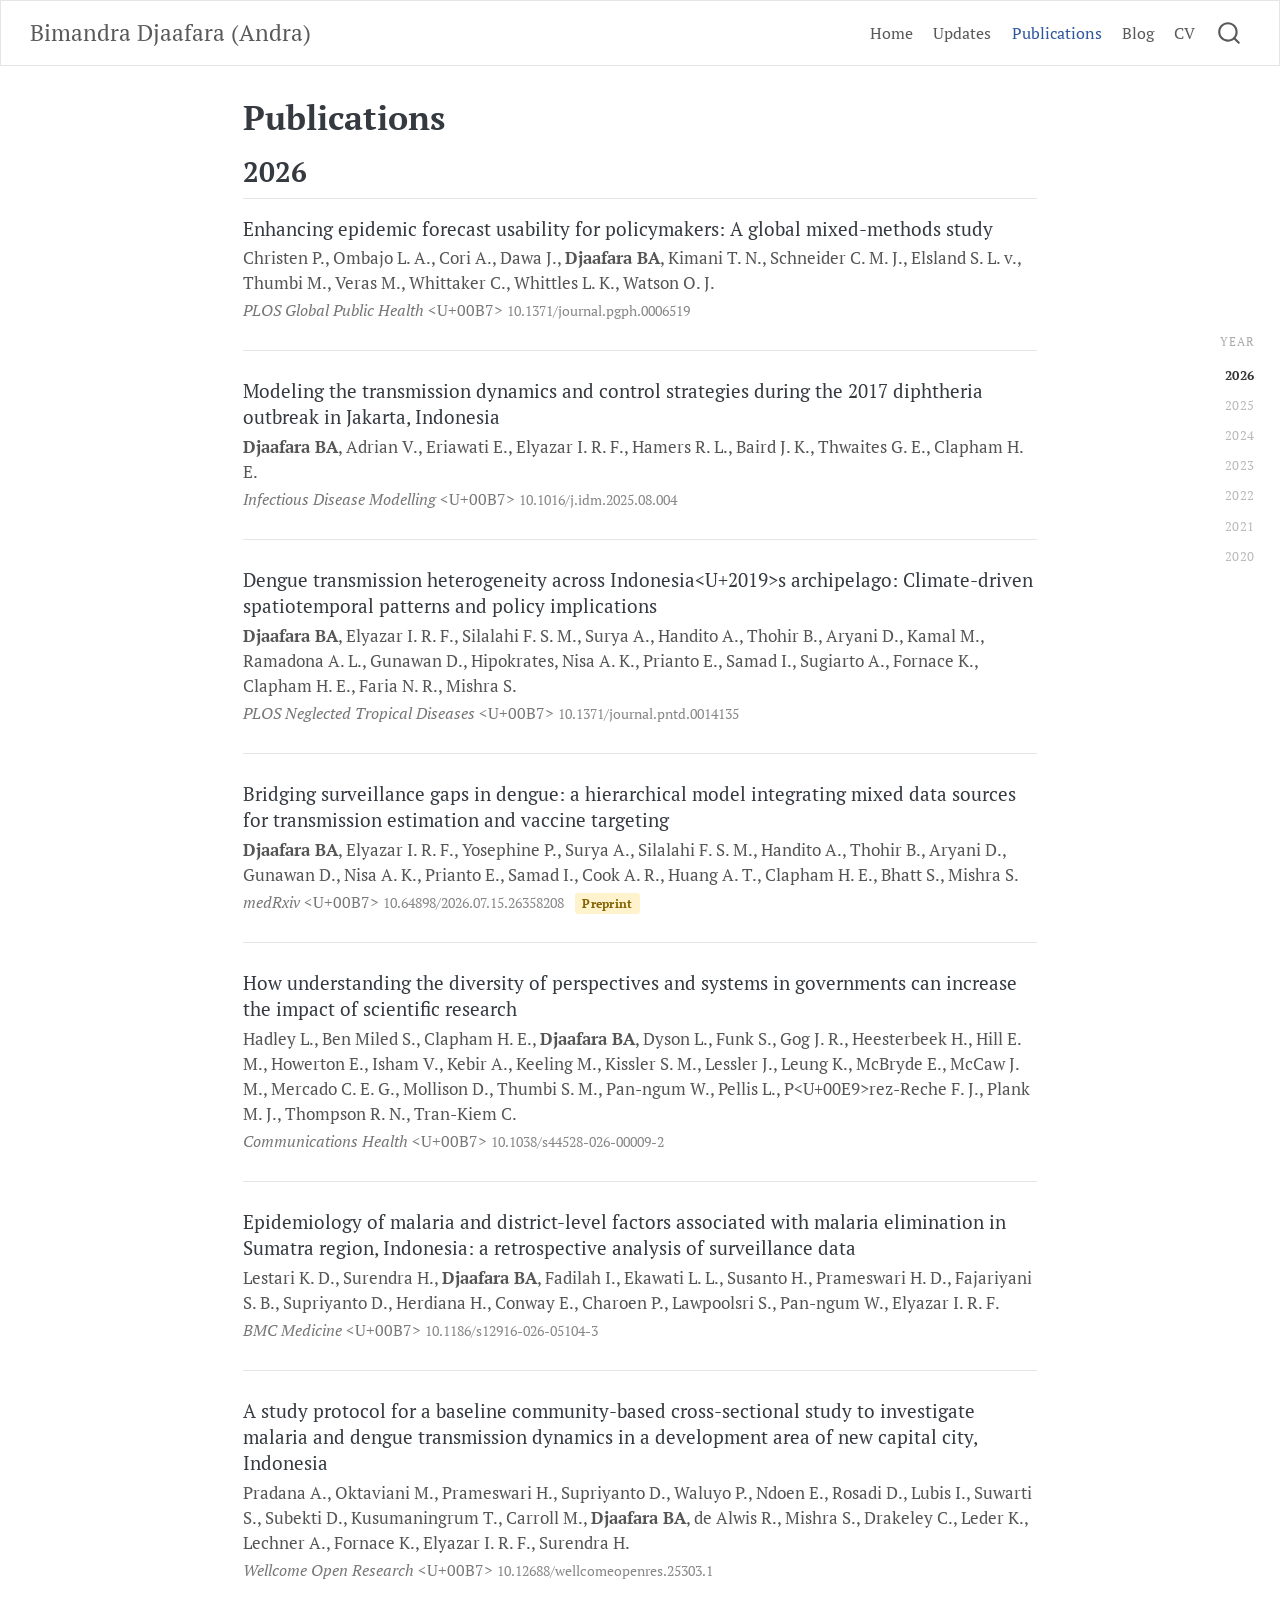
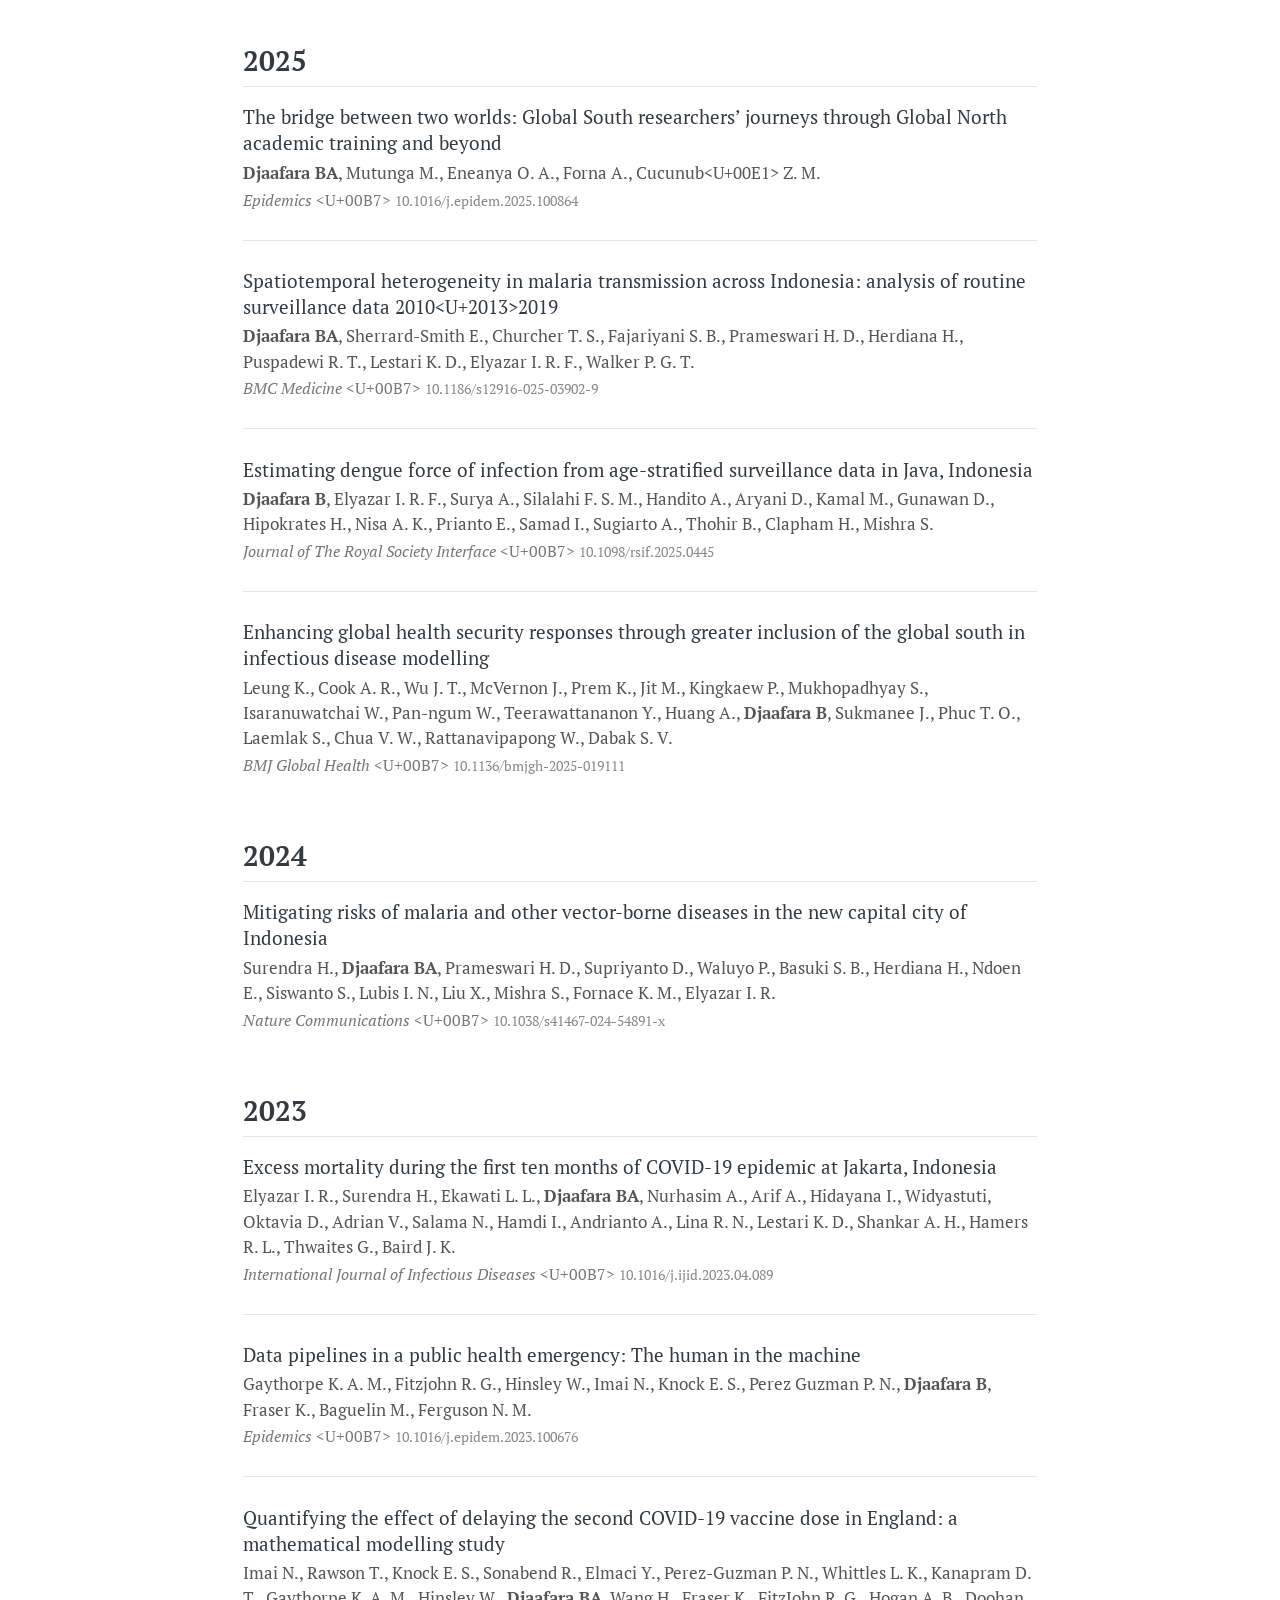
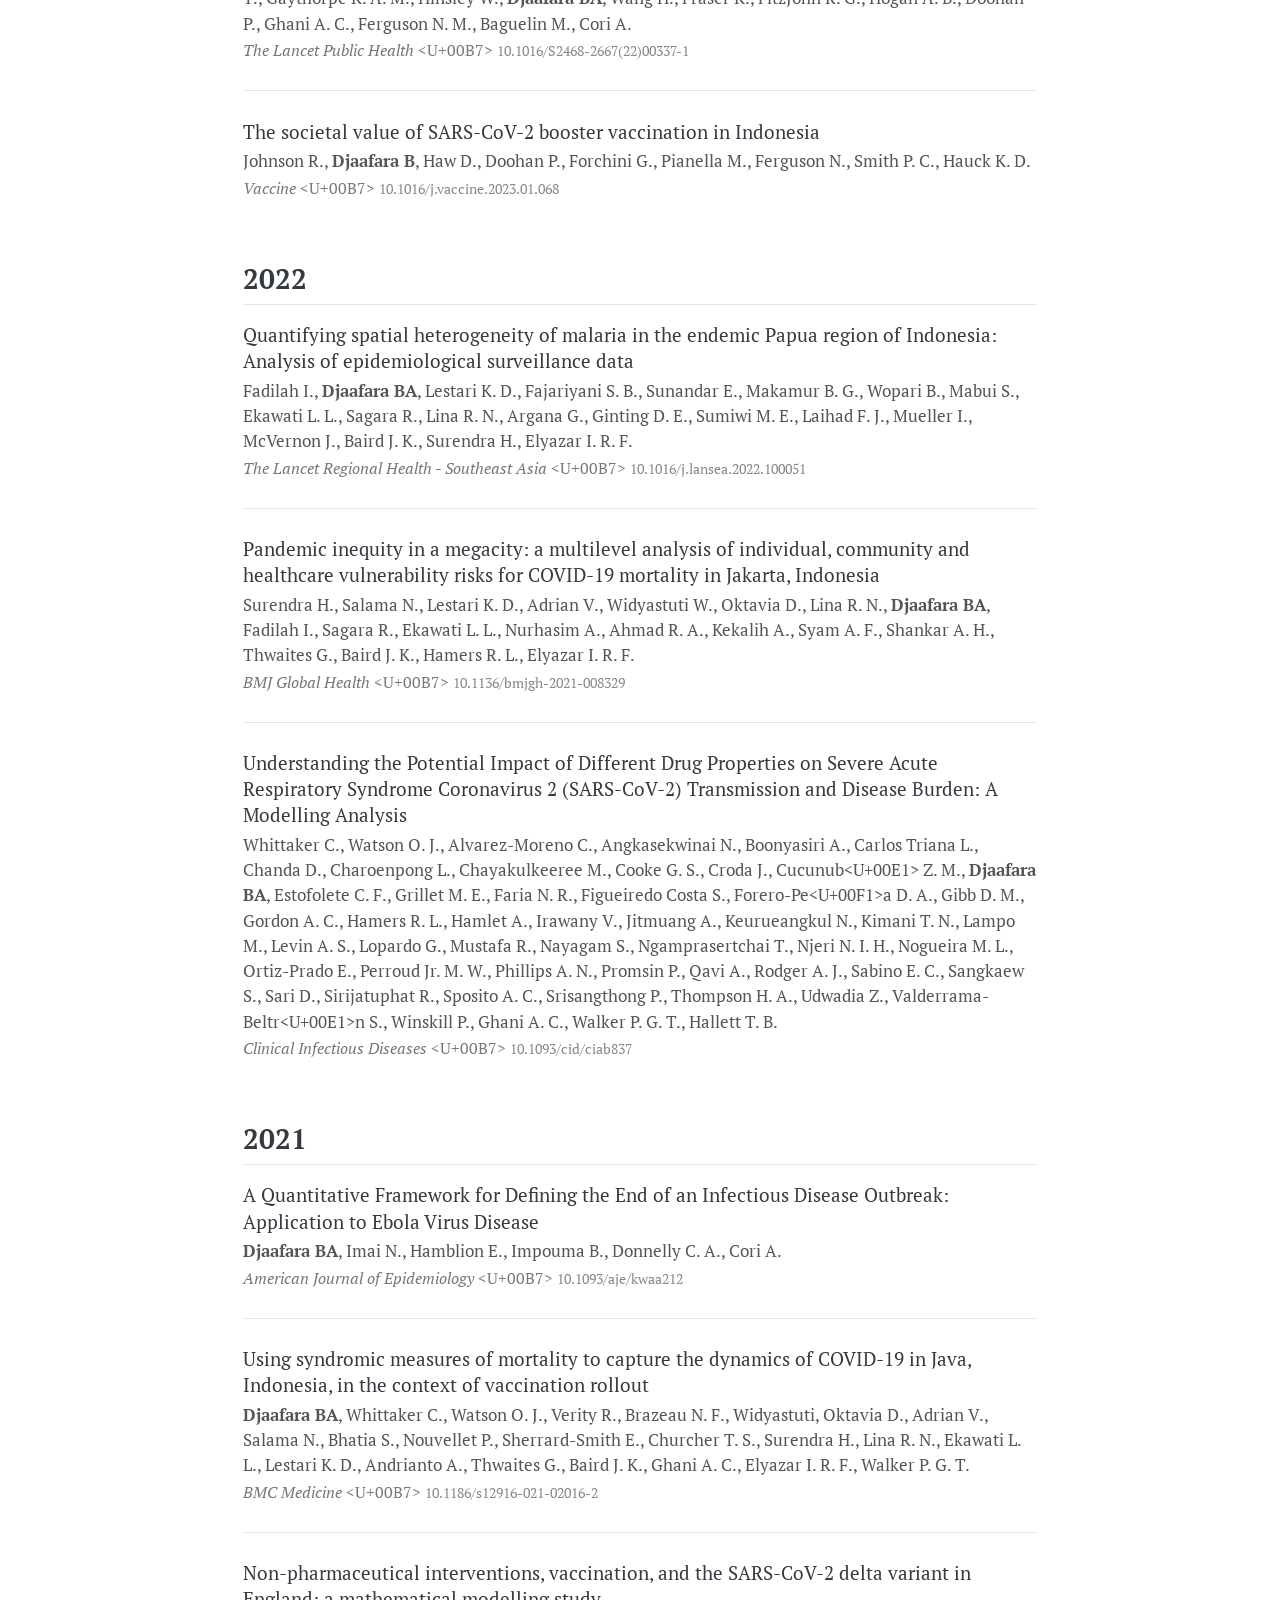
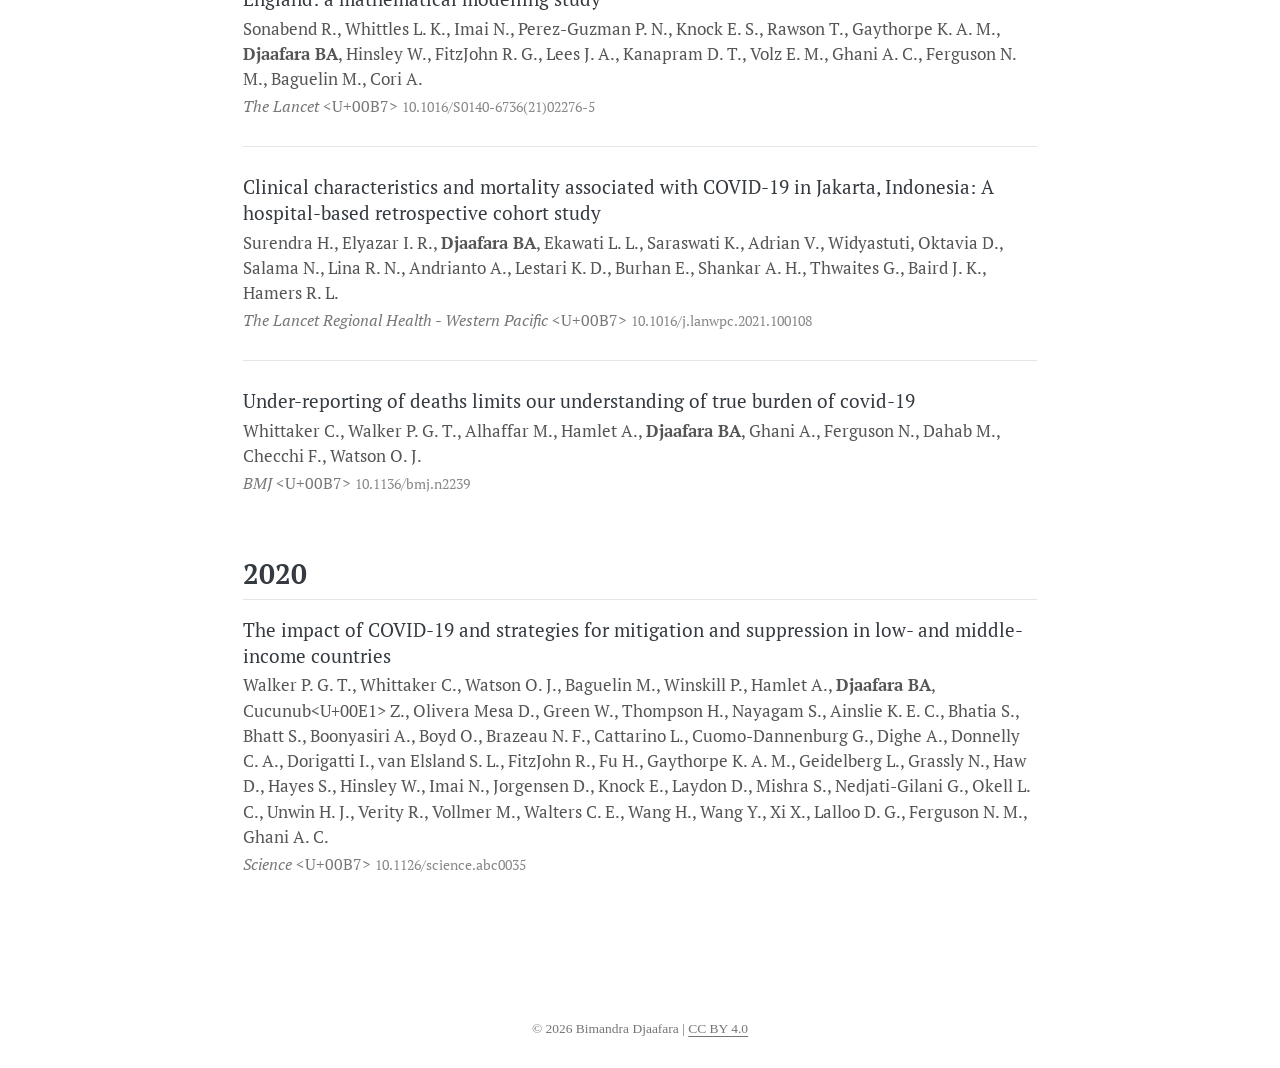
<file: docs/publications.html>
<!DOCTYPE html>
<html xmlns="http://www.w3.org/1999/xhtml" lang="en" xml:lang="en"><head>

<meta charset="utf-8">
<meta name="generator" content="quarto-1.10.18">

<meta name="viewport" content="width=device-width, initial-scale=1.0, user-scalable=yes">


<title>Bimandra Djaafara – Bimandra Djaafara (Andra)</title>
<style>
/* Default styles provided by pandoc.
** See https://pandoc.org/MANUAL.html#variables-for-html for config info.
*/
span.smallcaps{font-variant: small-caps;}
div.columns{display: flex; gap: 1.5em;}
div.column{flex: auto;}
@media screen {
div.columns{gap: min(4vw, 1.5em);}
div.column{overflow-x: auto;}
}
div.hanging-indent{margin-left: 1.5em; text-indent: -1.5em;}
ul.task-list{list-style: none;}
ul.task-list li input[type="checkbox"] {
  width: 0.8em;
  margin: 0 0.8em 0.2em -1em; /* quarto-specific, see https://github.com/quarto-dev/quarto-cli/issues/4556 */ 
  vertical-align: middle;
}
</style>


<script src="site_libs/quarto-nav/quarto-nav.js"></script>
<script src="site_libs/quarto-nav/headroom.min.js"></script>
<script src="site_libs/clipboard/clipboard.min.js"></script>
<script src="site_libs/quarto-search/autocomplete.umd.js"></script>
<script src="site_libs/quarto-search/fuse.min.js"></script>
<script src="site_libs/quarto-search/quarto-search.js"></script>
<meta name="quarto:offset" content="./">
<script src="site_libs/quarto-html/quarto.js" type="module"></script>
<script src="site_libs/quarto-html/tabsets/tabsets.js" type="module"></script>
<script src="site_libs/quarto-html/popper.min.js"></script>
<script src="site_libs/quarto-html/tippy.umd.min.js"></script>
<script src="site_libs/quarto-html/anchor.min.js"></script>
<link href="site_libs/quarto-html/tippy.css" rel="stylesheet">
<link href="site_libs/quarto-html/quarto-syntax-highlighting-64a204ab8560d761af7679ceaba22944.css" rel="stylesheet" id="quarto-text-highlighting-styles">
<script src="site_libs/bootstrap/bootstrap.min.js"></script>
<link href="site_libs/bootstrap/bootstrap-icons.css" rel="stylesheet">
<link href="site_libs/bootstrap/bootstrap-529c26969d27a2a2473a4b9f3bafd9fb.min.css" rel="stylesheet" append-hash="true" id="quarto-bootstrap" data-mode="light">
<script id="quarto-search-options" type="application/json">{
  "location": "navbar",
  "copy-button": false,
  "collapse-after": 3,
  "panel-placement": "end",
  "type": "overlay",
  "limit": 50,
  "keyboard-shortcut": [
    "f",
    "/",
    "s"
  ],
  "show-item-context": false,
  "language": {
    "search-no-results-text": "No results",
    "search-matching-documents-text": "matching documents",
    "search-copy-link-title": "Copy link to search",
    "search-hide-matches-text": "Hide additional matches",
    "search-more-match-text": "more match in this document",
    "search-more-matches-text": "more matches in this document",
    "search-clear-button-title": "Clear",
    "search-text-placeholder": "",
    "search-detached-cancel-button-title": "Cancel",
    "search-submit-button-title": "Submit",
    "search-label": "Search"
  }
}</script>


<link rel="stylesheet" href="styles.css">
</head>

<body class="nav-fixed fullcontent quarto-light">

<div id="quarto-search-results"></div>
  <header id="quarto-header" class="headroom fixed-top">
    <nav class="navbar navbar-expand-lg " data-bs-theme="dark">
      <div class="navbar-container container-fluid">
      <div class="navbar-brand-container mx-auto">
    <a class="navbar-brand" href="./index.html">
    <span class="navbar-title">Bimandra Djaafara (Andra)</span>
    </a>
  </div>
            <div id="quarto-search" class="" title="Search"></div>
          <button class="navbar-toggler" type="button" data-bs-toggle="collapse" data-bs-target="#navbarCollapse" aria-controls="navbarCollapse" role="menu" aria-expanded="false" aria-label="Toggle navigation" onclick="if (window.quartoToggleHeadroom) { window.quartoToggleHeadroom(); }">
  <span class="navbar-toggler-icon"></span>
</button>
          <div class="collapse navbar-collapse" id="navbarCollapse">
            <ul class="navbar-nav navbar-nav-scroll ms-auto">
  <li class="nav-item">
    <a class="nav-link" href="./index.html"> 
<span class="menu-text">Home</span></a>
  </li>  
  <li class="nav-item">
    <a class="nav-link" href="./news.html"> 
<span class="menu-text">Updates</span></a>
  </li>  
  <li class="nav-item">
    <a class="nav-link active" href="./publications.html" aria-current="page"> 
<span class="menu-text">Publications</span></a>
  </li>  
  <li class="nav-item">
    <a class="nav-link" href="./blog.html"> 
<span class="menu-text">Blog</span></a>
  </li>  
  <li class="nav-item">
    <a class="nav-link" href="./cv-short.pdf"> 
<span class="menu-text">CV</span></a>
  </li>  
</ul>
          </div> <!-- /navcollapse -->
            <div class="quarto-navbar-tools">
</div>
      </div> <!-- /container-fluid -->
    </nav>
</header>
<!-- content -->
<div id="quarto-content" class="quarto-container page-columns page-rows-contents page-layout-article page-navbar">
<!-- sidebar -->
<!-- margin-sidebar -->
    
<!-- main -->
<main class="content" id="quarto-document-content">

<header id="title-block-header" class="quarto-title-block default">
<div class="quarto-title">
<h1 class="title">Publications</h1>
</div>



<div class="quarto-title-meta">

    
  
    
  </div>
  


</header>


<section id="section" class="level2">
<h2 class="anchored" data-anchor-id="section">2026</h2>
<div class="pub-entry">
<div class="pub-title">
<a href="https://doi.org/10.1371/journal.pgph.0006519">Enhancing epidemic forecast usability for policymakers: A global mixed-methods study</a>
</div>
<div class="pub-authors">
Christen P., Ombajo L. A., Cori A., Dawa J., <strong>Djaafara BA</strong>, Kimani T. N., Schneider C. M. J., Elsland S. L. v., Thumbi M., Veras M., Whittaker C., Whittles L. K., Watson O. J.
</div>
<div class="pub-venue">
<em>PLOS Global Public Health</em> &lt;U+00B7&gt; <a class="pub-doi" href="https://doi.org/10.1371/journal.pgph.0006519">10.1371/journal.pgph.0006519</a>
</div>
</div>
<div class="pub-entry">
<div class="pub-title">
<a href="https://doi.org/10.1016/j.idm.2025.08.004">Modeling the transmission dynamics and control strategies during the 2017 diphtheria outbreak in Jakarta, Indonesia</a>
</div>
<div class="pub-authors">
<strong>Djaafara BA</strong>, Adrian V., Eriawati E., Elyazar I. R. F., Hamers R. L., Baird J. K., Thwaites G. E., Clapham H. E.
</div>
<div class="pub-venue">
<em>Infectious Disease Modelling</em> &lt;U+00B7&gt; <a class="pub-doi" href="https://doi.org/10.1016/j.idm.2025.08.004">10.1016/j.idm.2025.08.004</a>
</div>
</div>
<div class="pub-entry">
<div class="pub-title">
<a href="https://doi.org/10.1371/journal.pntd.0014135">Dengue transmission heterogeneity across Indonesia&lt;U+2019&gt;s archipelago: Climate-driven spatiotemporal patterns and policy implications</a>
</div>
<div class="pub-authors">
<strong>Djaafara BA</strong>, Elyazar I. R. F., Silalahi F. S. M., Surya A., Handito A., Thohir B., Aryani D., Kamal M., Ramadona A. L., Gunawan D., Hipokrates, Nisa A. K., Prianto E., Samad I., Sugiarto A., Fornace K., Clapham H. E., Faria N. R., Mishra S.
</div>
<div class="pub-venue">
<em>PLOS Neglected Tropical Diseases</em> &lt;U+00B7&gt; <a class="pub-doi" href="https://doi.org/10.1371/journal.pntd.0014135">10.1371/journal.pntd.0014135</a>
</div>
</div>
<div class="pub-entry">
<div class="pub-title">
<a href="https://doi.org/10.64898/2026.07.15.26358208">Bridging surveillance gaps in dengue: a hierarchical model integrating mixed data sources for transmission estimation and vaccine targeting</a>
</div>
<div class="pub-authors">
<strong>Djaafara BA</strong>, Elyazar I. R. F., Yosephine P., Surya A., Silalahi F. S. M., Handito A., Thohir B., Aryani D., Gunawan D., Nisa A. K., Prianto E., Samad I., Cook A. R., Huang A. T., Clapham H. E., Bhatt S., Mishra S.
</div>
<div class="pub-venue">
<em>medRxiv</em> &lt;U+00B7&gt; <a class="pub-doi" href="https://doi.org/10.64898/2026.07.15.26358208">10.64898/2026.07.15.26358208</a> <span class="preprint-badge">Preprint</span>
</div>
</div>
<div class="pub-entry">
<div class="pub-title">
<a href="https://doi.org/10.1038/s44528-026-00009-2">How understanding the diversity of perspectives and systems in governments can increase the impact of scientific research</a>
</div>
<div class="pub-authors">
Hadley L., Ben Miled S., Clapham H. E., <strong>Djaafara BA</strong>, Dyson L., Funk S., Gog J. R., Heesterbeek H., Hill E. M., Howerton E., Isham V., Kebir A., Keeling M., Kissler S. M., Lessler J., Leung K., McBryde E., McCaw J. M., Mercado C. E. G., Mollison D., Thumbi S. M., Pan-ngum W., Pellis L., P&lt;U+00E9&gt;rez-Reche F. J., Plank M. J., Thompson R. N., Tran-Kiem C.
</div>
<div class="pub-venue">
<em>Communications Health</em> &lt;U+00B7&gt; <a class="pub-doi" href="https://doi.org/10.1038/s44528-026-00009-2">10.1038/s44528-026-00009-2</a>
</div>
</div>
<div class="pub-entry">
<div class="pub-title">
<a href="https://doi.org/10.1186/s12916-026-05104-3">Epidemiology of malaria and district-level factors associated with malaria elimination in Sumatra region, Indonesia: a retrospective analysis of surveillance data</a>
</div>
<div class="pub-authors">
Lestari K. D., Surendra H., <strong>Djaafara BA</strong>, Fadilah I., Ekawati L. L., Susanto H., Prameswari H. D., Fajariyani S. B., Supriyanto D., Herdiana H., Conway E., Charoen P., Lawpoolsri S., Pan-ngum W., Elyazar I. R. F.
</div>
<div class="pub-venue">
<em>BMC Medicine</em> &lt;U+00B7&gt; <a class="pub-doi" href="https://doi.org/10.1186/s12916-026-05104-3">10.1186/s12916-026-05104-3</a>
</div>
</div>
<div class="pub-entry">
<div class="pub-title">
<a href="https://doi.org/10.12688/wellcomeopenres.25303.1">A study protocol for a baseline community-based cross-sectional study to investigate malaria and dengue transmission dynamics in a development area of new capital city, Indonesia</a>
</div>
<div class="pub-authors">
Pradana A., Oktaviani M., Prameswari H., Supriyanto D., Waluyo P., Ndoen E., Rosadi D., Lubis I., Suwarti S., Subekti D., Kusumaningrum T., Carroll M., <strong>Djaafara BA</strong>, de Alwis R., Mishra S., Drakeley C., Leder K., Lechner A., Fornace K., Elyazar I. R. F., Surendra H.
</div>
<div class="pub-venue">
<em>Wellcome Open Research</em> &lt;U+00B7&gt; <a class="pub-doi" href="https://doi.org/10.12688/wellcomeopenres.25303.1">10.12688/wellcomeopenres.25303.1</a>
</div>
</div>
</section>
<section id="section-1" class="level2">
<h2 class="anchored" data-anchor-id="section-1">2025</h2>
<div class="pub-entry">
<div class="pub-title">
<a href="https://doi.org/10.1016/j.epidem.2025.100864">The bridge between two worlds: Global South researchers’ journeys through Global North academic training and beyond</a>
</div>
<div class="pub-authors">
<strong>Djaafara BA</strong>, Mutunga M., Eneanya O. A., Forna A., Cucunub&lt;U+00E1&gt; Z. M.
</div>
<div class="pub-venue">
<em>Epidemics</em> &lt;U+00B7&gt; <a class="pub-doi" href="https://doi.org/10.1016/j.epidem.2025.100864">10.1016/j.epidem.2025.100864</a>
</div>
</div>
<div class="pub-entry">
<div class="pub-title">
<a href="https://doi.org/10.1186/s12916-025-03902-9">Spatiotemporal heterogeneity in malaria transmission across Indonesia: analysis of routine surveillance data 2010&lt;U+2013&gt;2019</a>
</div>
<div class="pub-authors">
<strong>Djaafara BA</strong>, Sherrard-Smith E., Churcher T. S., Fajariyani S. B., Prameswari H. D., Herdiana H., Puspadewi R. T., Lestari K. D., Elyazar I. R. F., Walker P. G. T.
</div>
<div class="pub-venue">
<em>BMC Medicine</em> &lt;U+00B7&gt; <a class="pub-doi" href="https://doi.org/10.1186/s12916-025-03902-9">10.1186/s12916-025-03902-9</a>
</div>
</div>
<div class="pub-entry">
<div class="pub-title">
<a href="https://doi.org/10.1098/rsif.2025.0445">Estimating dengue force of infection from age-stratified surveillance data in Java, Indonesia</a>
</div>
<div class="pub-authors">
<strong>Djaafara B</strong>, Elyazar I. R. F., Surya A., Silalahi F. S. M., Handito A., Aryani D., Kamal M., Gunawan D., Hipokrates H., Nisa A. K., Prianto E., Samad I., Sugiarto A., Thohir B., Clapham H., Mishra S.
</div>
<div class="pub-venue">
<em>Journal of The Royal Society Interface</em> &lt;U+00B7&gt; <a class="pub-doi" href="https://doi.org/10.1098/rsif.2025.0445">10.1098/rsif.2025.0445</a>
</div>
</div>
<div class="pub-entry">
<div class="pub-title">
<a href="https://doi.org/10.1136/bmjgh-2025-019111">Enhancing global health security responses through greater inclusion of the global south in infectious disease modelling</a>
</div>
<div class="pub-authors">
Leung K., Cook A. R., Wu J. T., McVernon J., Prem K., Jit M., Kingkaew P., Mukhopadhyay S., Isaranuwatchai W., Pan-ngum W., Teerawattananon Y., Huang A., <strong>Djaafara B</strong>, Sukmanee J., Phuc T. O., Laemlak S., Chua V. W., Rattanavipapong W., Dabak S. V.
</div>
<div class="pub-venue">
<em>BMJ Global Health</em> &lt;U+00B7&gt; <a class="pub-doi" href="https://doi.org/10.1136/bmjgh-2025-019111">10.1136/bmjgh-2025-019111</a>
</div>
</div>
</section>
<section id="section-2" class="level2">
<h2 class="anchored" data-anchor-id="section-2">2024</h2>
<div class="pub-entry">
<div class="pub-title">
<a href="https://doi.org/10.1038/s41467-024-54891-x">Mitigating risks of malaria and other vector-borne diseases in the new capital city of Indonesia</a>
</div>
<div class="pub-authors">
Surendra H., <strong>Djaafara BA</strong>, Prameswari H. D., Supriyanto D., Waluyo P., Basuki S. B., Herdiana H., Ndoen E., Siswanto S., Lubis I. N., Liu X., Mishra S., Fornace K. M., Elyazar I. R.
</div>
<div class="pub-venue">
<em>Nature Communications</em> &lt;U+00B7&gt; <a class="pub-doi" href="https://doi.org/10.1038/s41467-024-54891-x">10.1038/s41467-024-54891-x</a>
</div>
</div>
</section>
<section id="section-3" class="level2">
<h2 class="anchored" data-anchor-id="section-3">2023</h2>
<div class="pub-entry">
<div class="pub-title">
<a href="https://doi.org/10.1016/j.ijid.2023.04.089">Excess mortality during the first ten months of COVID-19 epidemic at Jakarta, Indonesia</a>
</div>
<div class="pub-authors">
Elyazar I. R., Surendra H., Ekawati L. L., <strong>Djaafara BA</strong>, Nurhasim A., Arif A., Hidayana I., Widyastuti, Oktavia D., Adrian V., Salama N., Hamdi I., Andrianto A., Lina R. N., Lestari K. D., Shankar A. H., Hamers R. L., Thwaites G., Baird J. K.
</div>
<div class="pub-venue">
<em>International Journal of Infectious Diseases</em> &lt;U+00B7&gt; <a class="pub-doi" href="https://doi.org/10.1016/j.ijid.2023.04.089">10.1016/j.ijid.2023.04.089</a>
</div>
</div>
<div class="pub-entry">
<div class="pub-title">
<a href="https://doi.org/10.1016/j.epidem.2023.100676">Data pipelines in a public health emergency: The human in the machine</a>
</div>
<div class="pub-authors">
Gaythorpe K. A. M., Fitzjohn R. G., Hinsley W., Imai N., Knock E. S., Perez Guzman P. N., <strong>Djaafara B</strong>, Fraser K., Baguelin M., Ferguson N. M.
</div>
<div class="pub-venue">
<em>Epidemics</em> &lt;U+00B7&gt; <a class="pub-doi" href="https://doi.org/10.1016/j.epidem.2023.100676">10.1016/j.epidem.2023.100676</a>
</div>
</div>
<div class="pub-entry">
<div class="pub-title">
<a href="https://doi.org/10.1016/S2468-2667(22)00337-1">Quantifying the effect of delaying the second COVID-19 vaccine dose in England: a mathematical modelling study</a>
</div>
<div class="pub-authors">
Imai N., Rawson T., Knock E. S., Sonabend R., Elmaci Y., Perez-Guzman P. N., Whittles L. K., Kanapram D. T., Gaythorpe K. A. M., Hinsley W., <strong>Djaafara BA</strong>, Wang H., Fraser K., FitzJohn R. G., Hogan A. B., Doohan P., Ghani A. C., Ferguson N. M., Baguelin M., Cori A.
</div>
<div class="pub-venue">
<em>The Lancet Public Health</em> &lt;U+00B7&gt; <a class="pub-doi" href="https://doi.org/10.1016/S2468-2667(22)00337-1">10.1016/S2468-2667(22)00337-1</a>
</div>
</div>
<div class="pub-entry">
<div class="pub-title">
<a href="https://doi.org/10.1016/j.vaccine.2023.01.068">The societal value of SARS-CoV-2 booster vaccination in Indonesia</a>
</div>
<div class="pub-authors">
Johnson R., <strong>Djaafara B</strong>, Haw D., Doohan P., Forchini G., Pianella M., Ferguson N., Smith P. C., Hauck K. D.
</div>
<div class="pub-venue">
<em>Vaccine</em> &lt;U+00B7&gt; <a class="pub-doi" href="https://doi.org/10.1016/j.vaccine.2023.01.068">10.1016/j.vaccine.2023.01.068</a>
</div>
</div>
</section>
<section id="section-4" class="level2">
<h2 class="anchored" data-anchor-id="section-4">2022</h2>
<div class="pub-entry">
<div class="pub-title">
<a href="https://doi.org/10.1016/j.lansea.2022.100051">Quantifying spatial heterogeneity of malaria in the endemic Papua region of Indonesia: Analysis of epidemiological surveillance data</a>
</div>
<div class="pub-authors">
Fadilah I., <strong>Djaafara BA</strong>, Lestari K. D., Fajariyani S. B., Sunandar E., Makamur B. G., Wopari B., Mabui S., Ekawati L. L., Sagara R., Lina R. N., Argana G., Ginting D. E., Sumiwi M. E., Laihad F. J., Mueller I., McVernon J., Baird J. K., Surendra H., Elyazar I. R. F.
</div>
<div class="pub-venue">
<em>The Lancet Regional Health - Southeast Asia</em> &lt;U+00B7&gt; <a class="pub-doi" href="https://doi.org/10.1016/j.lansea.2022.100051">10.1016/j.lansea.2022.100051</a>
</div>
</div>
<div class="pub-entry">
<div class="pub-title">
<a href="https://doi.org/10.1136/bmjgh-2021-008329">Pandemic inequity in a megacity: a multilevel analysis of individual, community and healthcare vulnerability risks for COVID-19 mortality in Jakarta, Indonesia</a>
</div>
<div class="pub-authors">
Surendra H., Salama N., Lestari K. D., Adrian V., Widyastuti W., Oktavia D., Lina R. N., <strong>Djaafara BA</strong>, Fadilah I., Sagara R., Ekawati L. L., Nurhasim A., Ahmad R. A., Kekalih A., Syam A. F., Shankar A. H., Thwaites G., Baird J. K., Hamers R. L., Elyazar I. R. F.
</div>
<div class="pub-venue">
<em>BMJ Global Health</em> &lt;U+00B7&gt; <a class="pub-doi" href="https://doi.org/10.1136/bmjgh-2021-008329">10.1136/bmjgh-2021-008329</a>
</div>
</div>
<div class="pub-entry">
<div class="pub-title">
<a href="https://doi.org/10.1093/cid/ciab837">Understanding the Potential Impact of Different Drug Properties on Severe Acute Respiratory Syndrome Coronavirus 2 (SARS-CoV-2) Transmission and Disease Burden: A Modelling Analysis</a>
</div>
<div class="pub-authors">
Whittaker C., Watson O. J., Alvarez-Moreno C., Angkasekwinai N., Boonyasiri A., Carlos Triana L., Chanda D., Charoenpong L., Chayakulkeeree M., Cooke G. S., Croda J., Cucunub&lt;U+00E1&gt; Z. M., <strong>Djaafara BA</strong>, Estofolete C. F., Grillet M. E., Faria N. R., Figueiredo Costa S., Forero-Pe&lt;U+00F1&gt;a D. A., Gibb D. M., Gordon A. C., Hamers R. L., Hamlet A., Irawany V., Jitmuang A., Keurueangkul N., Kimani T. N., Lampo M., Levin A. S., Lopardo G., Mustafa R., Nayagam S., Ngamprasertchai T., Njeri N. I. H., Nogueira M. L., Ortiz-Prado E., Perroud Jr.&nbsp;M. W., Phillips A. N., Promsin P., Qavi A., Rodger A. J., Sabino E. C., Sangkaew S., Sari D., Sirijatuphat R., Sposito A. C., Srisangthong P., Thompson H. A., Udwadia Z., Valderrama-Beltr&lt;U+00E1&gt;n S., Winskill P., Ghani A. C., Walker P. G. T., Hallett T. B.
</div>
<div class="pub-venue">
<em>Clinical Infectious Diseases</em> &lt;U+00B7&gt; <a class="pub-doi" href="https://doi.org/10.1093/cid/ciab837">10.1093/cid/ciab837</a>
</div>
</div>
</section>
<section id="section-5" class="level2">
<h2 class="anchored" data-anchor-id="section-5">2021</h2>
<div class="pub-entry">
<div class="pub-title">
<a href="https://doi.org/10.1093/aje/kwaa212">A Quantitative Framework for Defining the End of an Infectious Disease Outbreak: Application to Ebola Virus Disease</a>
</div>
<div class="pub-authors">
<strong>Djaafara BA</strong>, Imai N., Hamblion E., Impouma B., Donnelly C. A., Cori A.
</div>
<div class="pub-venue">
<em>American Journal of Epidemiology</em> &lt;U+00B7&gt; <a class="pub-doi" href="https://doi.org/10.1093/aje/kwaa212">10.1093/aje/kwaa212</a>
</div>
</div>
<div class="pub-entry">
<div class="pub-title">
<a href="https://doi.org/10.1186/s12916-021-02016-2">Using syndromic measures of mortality to capture the dynamics of COVID-19 in Java, Indonesia, in the context of vaccination rollout</a>
</div>
<div class="pub-authors">
<strong>Djaafara BA</strong>, Whittaker C., Watson O. J., Verity R., Brazeau N. F., Widyastuti, Oktavia D., Adrian V., Salama N., Bhatia S., Nouvellet P., Sherrard-Smith E., Churcher T. S., Surendra H., Lina R. N., Ekawati L. L., Lestari K. D., Andrianto A., Thwaites G., Baird J. K., Ghani A. C., Elyazar I. R. F., Walker P. G. T.
</div>
<div class="pub-venue">
<em>BMC Medicine</em> &lt;U+00B7&gt; <a class="pub-doi" href="https://doi.org/10.1186/s12916-021-02016-2">10.1186/s12916-021-02016-2</a>
</div>
</div>
<div class="pub-entry">
<div class="pub-title">
<a href="https://doi.org/10.1016/S0140-6736(21)02276-5">Non-pharmaceutical interventions, vaccination, and the SARS-CoV-2 delta variant in England: a mathematical modelling study</a>
</div>
<div class="pub-authors">
Sonabend R., Whittles L. K., Imai N., Perez-Guzman P. N., Knock E. S., Rawson T., Gaythorpe K. A. M., <strong>Djaafara BA</strong>, Hinsley W., FitzJohn R. G., Lees J. A., Kanapram D. T., Volz E. M., Ghani A. C., Ferguson N. M., Baguelin M., Cori A.
</div>
<div class="pub-venue">
<em>The Lancet</em> &lt;U+00B7&gt; <a class="pub-doi" href="https://doi.org/10.1016/S0140-6736(21)02276-5">10.1016/S0140-6736(21)02276-5</a>
</div>
</div>
<div class="pub-entry">
<div class="pub-title">
<a href="https://doi.org/10.1016/j.lanwpc.2021.100108">Clinical characteristics and mortality associated with COVID-19 in Jakarta, Indonesia: A hospital-based retrospective cohort study</a>
</div>
<div class="pub-authors">
Surendra H., Elyazar I. R., <strong>Djaafara BA</strong>, Ekawati L. L., Saraswati K., Adrian V., Widyastuti, Oktavia D., Salama N., Lina R. N., Andrianto A., Lestari K. D., Burhan E., Shankar A. H., Thwaites G., Baird J. K., Hamers R. L.
</div>
<div class="pub-venue">
<em>The Lancet Regional Health - Western Pacific</em> &lt;U+00B7&gt; <a class="pub-doi" href="https://doi.org/10.1016/j.lanwpc.2021.100108">10.1016/j.lanwpc.2021.100108</a>
</div>
</div>
<div class="pub-entry">
<div class="pub-title">
<a href="https://doi.org/10.1136/bmj.n2239">Under-reporting of deaths limits our understanding of true burden of covid-19</a>
</div>
<div class="pub-authors">
Whittaker C., Walker P. G. T., Alhaffar M., Hamlet A., <strong>Djaafara BA</strong>, Ghani A., Ferguson N., Dahab M., Checchi F., Watson O. J.
</div>
<div class="pub-venue">
<em>BMJ</em> &lt;U+00B7&gt; <a class="pub-doi" href="https://doi.org/10.1136/bmj.n2239">10.1136/bmj.n2239</a>
</div>
</div>
</section>
<section id="section-6" class="level2">
<h2 class="anchored" data-anchor-id="section-6">2020</h2>
<div class="pub-entry">
<div class="pub-title">
<a href="https://doi.org/10.1126/science.abc0035">The impact of COVID-19 and strategies for mitigation and suppression in low- and middle-income countries</a>
</div>
<div class="pub-authors">
Walker P. G. T., Whittaker C., Watson O. J., Baguelin M., Winskill P., Hamlet A., <strong>Djaafara BA</strong>, Cucunub&lt;U+00E1&gt; Z., Olivera Mesa D., Green W., Thompson H., Nayagam S., Ainslie K. E. C., Bhatia S., Bhatt S., Boonyasiri A., Boyd O., Brazeau N. F., Cattarino L., Cuomo-Dannenburg G., Dighe A., Donnelly C. A., Dorigatti I., van Elsland S. L., FitzJohn R., Fu H., Gaythorpe K. A. M., Geidelberg L., Grassly N., Haw D., Hayes S., Hinsley W., Imai N., Jorgensen D., Knock E., Laydon D., Mishra S., Nedjati-Gilani G., Okell L. C., Unwin H. J., Verity R., Vollmer M., Walters C. E., Wang H., Wang Y., Xi X., Lalloo D. G., Ferguson N. M., Ghani A. C.
</div>
<div class="pub-venue">
<em>Science</em> &lt;U+00B7&gt; <a class="pub-doi" href="https://doi.org/10.1126/science.abc0035">10.1126/science.abc0035</a>
</div>
</div>


</section>

</main> <!-- /main -->
<script id="quarto-html-after-body" type="application/javascript">
  window.document.addEventListener("DOMContentLoaded", function (event) {
    const icon = "";
    const anchorJS = new window.AnchorJS();
    anchorJS.options = {
      placement: 'right',
      icon: icon
    };
    anchorJS.add('.anchored');
    const isCodeAnnotation = (el) => {
      for (const clz of el.classList) {
        if (clz.startsWith('code-annotation-')) {                     
          return true;
        }
      }
      return false;
    }
    const onCopySuccess = function(e) {
      // button target
      const button = e.trigger;
      // don't keep focus
      button.blur();
      // flash "checked"
      button.classList.add('code-copy-button-checked');
      var currentTitle = button.getAttribute("title");
      button.setAttribute("title", "Copied!");
      let tooltip;
      if (window.bootstrap) {
        button.setAttribute("data-bs-toggle", "tooltip");
        button.setAttribute("data-bs-placement", "left");
        button.setAttribute("data-bs-title", "Copied!");
        tooltip = new bootstrap.Tooltip(button, 
          { trigger: "manual", 
            customClass: "code-copy-button-tooltip",
            offset: [0, -8]});
        tooltip.show();    
      }
      setTimeout(function() {
        if (tooltip) {
          tooltip.hide();
          button.removeAttribute("data-bs-title");
          button.removeAttribute("data-bs-toggle");
          button.removeAttribute("data-bs-placement");
        }
        button.setAttribute("title", currentTitle);
        button.classList.remove('code-copy-button-checked');
      }, 1000);
      // clear code selection
      e.clearSelection();
    }
    const getTextToCopy = function(trigger) {
      const outerScaffold = trigger.parentElement.cloneNode(true);
      const codeEl = outerScaffold.querySelector('code');
      for (const childEl of codeEl.children) {
        if (isCodeAnnotation(childEl)) {
          childEl.remove();
        }
      }
      return codeEl.innerText;
    }
    const clipboard = new window.ClipboardJS('.code-copy-button:not([data-in-quarto-modal])', {
      text: getTextToCopy
    });
    clipboard.on('success', onCopySuccess);
    if (window.document.getElementById('quarto-embedded-source-code-modal')) {
      const clipboardModal = new window.ClipboardJS('.code-copy-button[data-in-quarto-modal]', {
        text: getTextToCopy,
        container: window.document.getElementById('quarto-embedded-source-code-modal')
      });
      clipboardModal.on('success', onCopySuccess);
    }
      var localhostRegex = new RegExp(/^(?:http|https):\/\/localhost\:?[0-9]*\//);
      var mailtoRegex = new RegExp(/^mailto:/);
        var filterRegex = new RegExp("https:\/\/andradjaafara\.github\.io");
      var isInternal = (href) => {
          return filterRegex.test(href) || localhostRegex.test(href) || mailtoRegex.test(href);
      }
      // Inspect non-navigation links and adorn them if external
     var links = window.document.querySelectorAll('a[href]:not(.nav-link):not(.navbar-brand):not(.toc-action):not(.sidebar-link):not(.sidebar-item-toggle):not(.pagination-link):not(.no-external):not([aria-hidden]):not(.dropdown-item):not(.quarto-navigation-tool):not(.about-link)');
      for (var i=0; i<links.length; i++) {
        const link = links[i];
        if (!isInternal(link.href)) {
          // undo the damage that might have been done by quarto-nav.js in the case of
          // links that we want to consider external
          if (link.dataset.originalHref !== undefined) {
            link.href = link.dataset.originalHref;
          }
        }
      }
    function tippyHover(el, contentFn, onTriggerFn, onUntriggerFn) {
      const config = {
        allowHTML: true,
        maxWidth: 500,
        delay: 100,
        arrow: false,
        appendTo: function(el) {
            return el.parentElement;
        },
        interactive: true,
        interactiveBorder: 10,
        theme: 'quarto',
        placement: 'bottom-start',
      };
      if (contentFn) {
        config.content = contentFn;
      }
      if (onTriggerFn) {
        config.onTrigger = onTriggerFn;
      }
      if (onUntriggerFn) {
        config.onUntrigger = onUntriggerFn;
      }
      window.tippy(el, config); 
    }
    const noterefs = window.document.querySelectorAll('a[role="doc-noteref"]');
    for (var i=0; i<noterefs.length; i++) {
      const ref = noterefs[i];
      tippyHover(ref, function() {
        // use id or data attribute instead here
        let href = ref.getAttribute('data-footnote-href') || ref.getAttribute('href');
        try { href = new URL(href).hash; } catch {}
        const id = href.replace(/^#\/?/, "");
        const note = window.document.getElementById(id);
        if (note) {
          return note.innerHTML;
        } else {
          return "";
        }
      });
    }
    const xrefs = window.document.querySelectorAll('a.quarto-xref');
    const processXRef = (id, note) => {
      // Strip column container classes
      const stripColumnClz = (el) => {
        el.classList.remove("page-full", "page-columns");
        if (el.children) {
          for (const child of el.children) {
            stripColumnClz(child);
          }
        }
      }
      stripColumnClz(note)
      if (id === null || id.startsWith('sec-')) {
        // Special case sections, only their first couple elements
        const container = document.createElement("div");
        if (note.children && note.children.length > 2) {
          container.appendChild(note.children[0].cloneNode(true));
          for (let i = 1; i < note.children.length; i++) {
            const child = note.children[i];
            if (child.tagName === "P" && child.innerText === "") {
              continue;
            } else {
              container.appendChild(child.cloneNode(true));
              break;
            }
          }
          if (window.Quarto?.typesetMath) {
            window.Quarto.typesetMath(container);
          }
          return container.innerHTML
        } else {
          if (window.Quarto?.typesetMath) {
            window.Quarto.typesetMath(note);
          }
          return note.innerHTML;
        }
      } else {
        // Remove any anchor links if they are present
        const anchorLink = note.querySelector('a.anchorjs-link');
        if (anchorLink) {
          anchorLink.remove();
        }
        if (window.Quarto?.typesetMath) {
          window.Quarto.typesetMath(note);
        }
        if (note.classList.contains("callout")) {
          return note.outerHTML;
        } else {
          return note.innerHTML;
        }
      }
    }
    for (var i=0; i<xrefs.length; i++) {
      const xref = xrefs[i];
      tippyHover(xref, undefined, function(instance) {
        instance.disable();
        let url = xref.getAttribute('href');
        let hash = undefined; 
        if (url.startsWith('#')) {
          hash = url;
        } else {
          try { hash = new URL(url).hash; } catch {}
        }
        if (hash) {
          const id = hash.replace(/^#\/?/, "");
          const note = window.document.getElementById(id);
          if (note !== null) {
            try {
              const html = processXRef(id, note.cloneNode(true));
              instance.setContent(html);
            } finally {
              instance.enable();
              instance.show();
            }
          } else {
            // See if we can fetch this
            fetch(url.split('#')[0])
            .then(res => res.text())
            .then(html => {
              const parser = new DOMParser();
              const htmlDoc = parser.parseFromString(html, "text/html");
              const note = htmlDoc.getElementById(id);
              if (note !== null) {
                const html = processXRef(id, note);
                instance.setContent(html);
              } 
            }).finally(() => {
              instance.enable();
              instance.show();
            });
          }
        } else {
          // See if we can fetch a full url (with no hash to target)
          // This is a special case and we should probably do some content thinning / targeting
          fetch(url)
          .then(res => res.text())
          .then(html => {
            const parser = new DOMParser();
            const htmlDoc = parser.parseFromString(html, "text/html");
            const note = htmlDoc.querySelector('main.content');
            if (note !== null) {
              // This should only happen for chapter cross references
              // (since there is no id in the URL)
              // remove the first header
              if (note.children.length > 0 && note.children[0].tagName === "HEADER") {
                note.children[0].remove();
              }
              const html = processXRef(null, note);
              instance.setContent(html);
            } 
          }).finally(() => {
            instance.enable();
            instance.show();
          });
        }
      }, function(instance) {
      });
    }
        let selectedAnnoteEl;
        const selectorForAnnotation = ( cell, annotation) => {
          let cellAttr = 'data-code-cell="' + cell + '"';
          let lineAttr = 'data-code-annotation="' +  annotation + '"';
          const selector = 'span[' + cellAttr + '][' + lineAttr + ']';
          return selector;
        }
        const selectCodeLines = (annoteEl) => {
          const doc = window.document;
          const targetCell = annoteEl.getAttribute("data-target-cell");
          const targetAnnotation = annoteEl.getAttribute("data-target-annotation");
          const annoteSpan = window.document.querySelector(selectorForAnnotation(targetCell, targetAnnotation));
          const lines = annoteSpan.getAttribute("data-code-lines").split(",");
          const lineIds = lines.map((line) => {
            return targetCell + "-" + line;
          })
          let top = null;
          let height = null;
          let parent = null;
          if (lineIds.length > 0) {
              //compute the position of the single el (top and bottom and make a div)
              const el = window.document.getElementById(lineIds[0]);
              top = el.offsetTop;
              height = el.offsetHeight;
              parent = el.parentElement.parentElement;
            if (lineIds.length > 1) {
              const lastEl = window.document.getElementById(lineIds[lineIds.length - 1]);
              const bottom = lastEl.offsetTop + lastEl.offsetHeight;
              height = bottom - top;
            }
            if (top !== null && height !== null && parent !== null) {
              // cook up a div (if necessary) and position it 
              let div = window.document.getElementById("code-annotation-line-highlight");
              if (div === null) {
                div = window.document.createElement("div");
                div.setAttribute("id", "code-annotation-line-highlight");
                div.style.position = 'absolute';
                parent.appendChild(div);
              }
              div.style.top = top - 2 + "px";
              div.style.height = height + 4 + "px";
              div.style.left = 0;
              let gutterDiv = window.document.getElementById("code-annotation-line-highlight-gutter");
              if (gutterDiv === null) {
                gutterDiv = window.document.createElement("div");
                gutterDiv.setAttribute("id", "code-annotation-line-highlight-gutter");
                gutterDiv.style.position = 'absolute';
                const codeCell = window.document.getElementById(targetCell);
                const gutter = codeCell.querySelector('.code-annotation-gutter');
                gutter.appendChild(gutterDiv);
              }
              gutterDiv.style.top = top - 2 + "px";
              gutterDiv.style.height = height + 4 + "px";
            }
            selectedAnnoteEl = annoteEl;
          }
        };
        const unselectCodeLines = () => {
          const elementsIds = ["code-annotation-line-highlight", "code-annotation-line-highlight-gutter"];
          elementsIds.forEach((elId) => {
            const div = window.document.getElementById(elId);
            if (div) {
              div.remove();
            }
          });
          selectedAnnoteEl = undefined;
        };
          // Handle positioning of the toggle
      window.addEventListener(
        "resize",
        throttle(() => {
          elRect = undefined;
          if (selectedAnnoteEl) {
            selectCodeLines(selectedAnnoteEl);
          }
        }, 10)
      );
      function throttle(fn, ms) {
      let throttle = false;
      let timer;
        return (...args) => {
          if(!throttle) { // first call gets through
              fn.apply(this, args);
              throttle = true;
          } else { // all the others get throttled
              if(timer) clearTimeout(timer); // cancel #2
              timer = setTimeout(() => {
                fn.apply(this, args);
                timer = throttle = false;
              }, ms);
          }
        };
      }
        // Attach click handler to the DT
        const annoteDls = window.document.querySelectorAll('dt[data-target-cell]');
        for (const annoteDlNode of annoteDls) {
          annoteDlNode.addEventListener('click', (event) => {
            const clickedEl = event.target;
            if (clickedEl !== selectedAnnoteEl) {
              unselectCodeLines();
              const activeEl = window.document.querySelector('dt[data-target-cell].code-annotation-active');
              if (activeEl) {
                activeEl.classList.remove('code-annotation-active');
              }
              selectCodeLines(clickedEl);
              clickedEl.classList.add('code-annotation-active');
            } else {
              // Unselect the line
              unselectCodeLines();
              clickedEl.classList.remove('code-annotation-active');
            }
          });
        }
    const findCites = (el) => {
      const parentEl = el.parentElement;
      if (parentEl) {
        const cites = parentEl.dataset.cites;
        if (cites) {
          return {
            el,
            cites: cites.split(' ')
          };
        } else {
          return findCites(el.parentElement)
        }
      } else {
        return undefined;
      }
    };
    var bibliorefs = window.document.querySelectorAll('a[role="doc-biblioref"]');
    for (var i=0; i<bibliorefs.length; i++) {
      const ref = bibliorefs[i];
      const citeInfo = findCites(ref);
      if (citeInfo) {
        tippyHover(citeInfo.el, function() {
          var popup = window.document.createElement('div');
          citeInfo.cites.forEach(function(cite) {
            var citeDiv = window.document.createElement('div');
            citeDiv.classList.add('hanging-indent');
            citeDiv.classList.add('csl-entry');
            var biblioDiv = window.document.getElementById('ref-' + cite);
            if (biblioDiv) {
              citeDiv.innerHTML = biblioDiv.innerHTML;
            }
            popup.appendChild(citeDiv);
          });
          return popup.innerHTML;
        });
      }
    }
  });
  </script>
</div> <!-- /content -->
<footer class="footer">
  <div class="nav-footer">
    <div class="nav-footer-left">
      &nbsp;
    </div>   
    <div class="nav-footer-center">
<p>© 2026 Bimandra Djaafara | <a href="https://creativecommons.org/licenses/by/4.0/">CC BY 4.0</a></p>
</div>
    <div class="nav-footer-right">
      &nbsp;
    </div>
  </div>
</footer>
<script>
window.addEventListener('DOMContentLoaded', function () {
  const headings = Array.from(document.querySelectorAll('h2')).filter(h =>
    /^\d{4}$/.test(h.textContent.trim())
  );
  if (!headings.length) return;
  const nav = document.createElement('nav');
  nav.className = 'year-nav';
  const label = document.createElement('div');
  label.className = 'year-nav-label';
  label.textContent = 'Year';
  nav.appendChild(label);
  const links = headings.map(h => {
    if (!h.id) h.id = 'year-' + h.textContent.trim();
    const a = document.createElement('a');
    a.href = '#' + h.id;
    a.textContent = h.textContent.trim();
    a.addEventListener('click', function (e) {
      e.preventDefault();
      h.scrollIntoView({ behavior: 'smooth' });
    });
    nav.appendChild(a);
    return { a: a, h: h };
  });
  document.body.appendChild(nav);
  const obs = new IntersectionObserver(function (entries) {
    entries.forEach(function (entry) {
      if (entry.isIntersecting) {
        links.forEach(function (l) { l.a.classList.remove('active'); });
        var match = links.find(function (l) { return l.h === entry.target; });
        if (match) match.a.classList.add('active');
      }
    });
  }, { rootMargin: '-10% 0px -80% 0px' });
  headings.forEach(function (h) { obs.observe(h); });
});
</script>




</body></html>
</file>
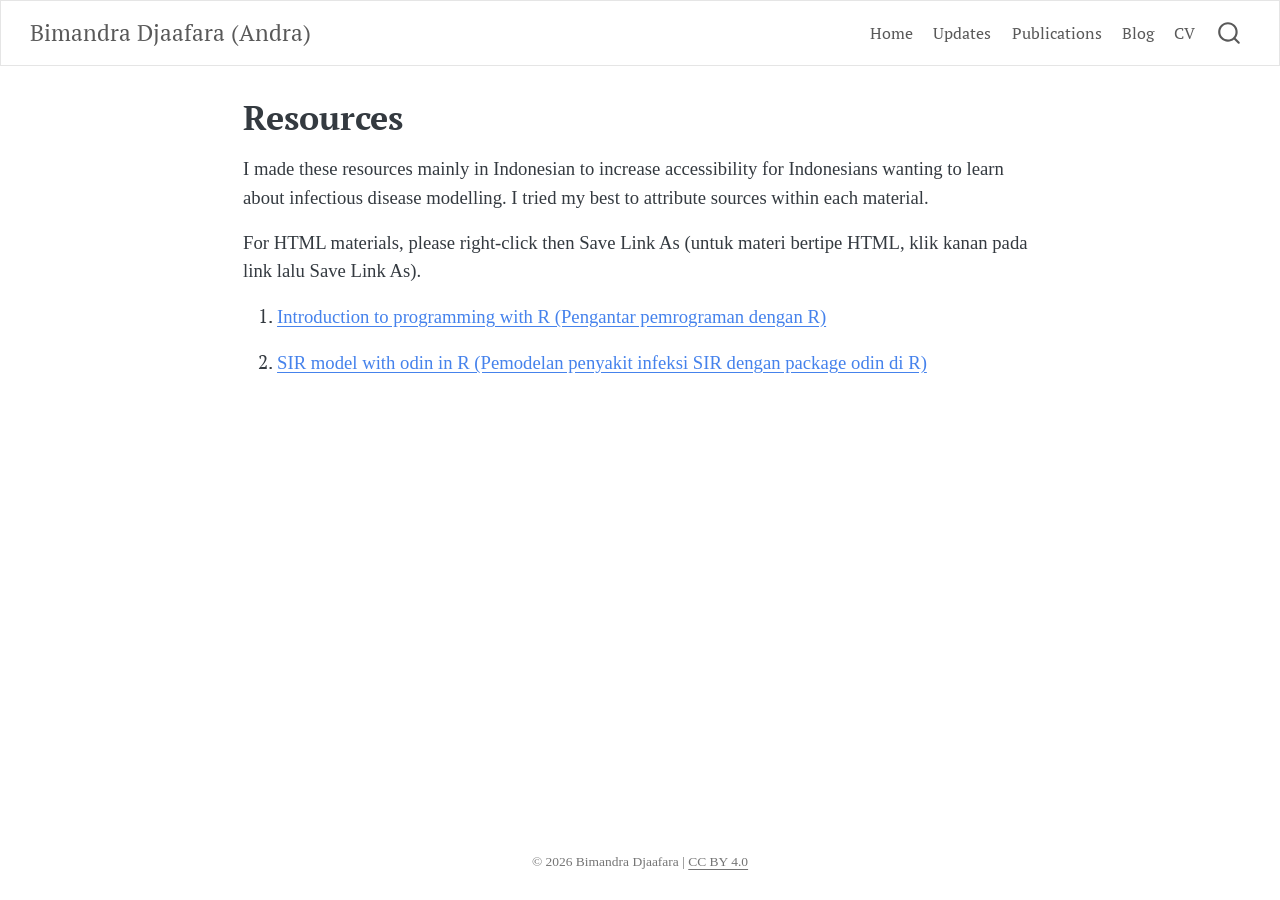
<file: docs/resources.html>
<!DOCTYPE html>
<html xmlns="http://www.w3.org/1999/xhtml" lang="en" xml:lang="en"><head>

<meta charset="utf-8">
<meta name="generator" content="quarto-1.10.18">

<meta name="viewport" content="width=device-width, initial-scale=1.0, user-scalable=yes">


<title>Bimandra Djaafara – Bimandra Djaafara (Andra)</title>
<style>
/* Default styles provided by pandoc.
** See https://pandoc.org/MANUAL.html#variables-for-html for config info.
*/
span.smallcaps{font-variant: small-caps;}
div.columns{display: flex; gap: 1.5em;}
div.column{flex: auto;}
@media screen {
div.columns{gap: min(4vw, 1.5em);}
div.column{overflow-x: auto;}
}
div.hanging-indent{margin-left: 1.5em; text-indent: -1.5em;}
ul.task-list{list-style: none;}
ul.task-list li input[type="checkbox"] {
  width: 0.8em;
  margin: 0 0.8em 0.2em -1em; /* quarto-specific, see https://github.com/quarto-dev/quarto-cli/issues/4556 */ 
  vertical-align: middle;
}
</style>


<script src="site_libs/quarto-nav/quarto-nav.js"></script>
<script src="site_libs/quarto-nav/headroom.min.js"></script>
<script src="site_libs/clipboard/clipboard.min.js"></script>
<script src="site_libs/quarto-search/autocomplete.umd.js"></script>
<script src="site_libs/quarto-search/fuse.min.js"></script>
<script src="site_libs/quarto-search/quarto-search.js"></script>
<meta name="quarto:offset" content="./">
<script src="site_libs/quarto-html/quarto.js" type="module"></script>
<script src="site_libs/quarto-html/tabsets/tabsets.js" type="module"></script>
<script src="site_libs/quarto-html/popper.min.js"></script>
<script src="site_libs/quarto-html/tippy.umd.min.js"></script>
<script src="site_libs/quarto-html/anchor.min.js"></script>
<link href="site_libs/quarto-html/tippy.css" rel="stylesheet">
<link href="site_libs/quarto-html/quarto-syntax-highlighting-64a204ab8560d761af7679ceaba22944.css" rel="stylesheet" id="quarto-text-highlighting-styles">
<script src="site_libs/bootstrap/bootstrap.min.js"></script>
<link href="site_libs/bootstrap/bootstrap-icons.css" rel="stylesheet">
<link href="site_libs/bootstrap/bootstrap-529c26969d27a2a2473a4b9f3bafd9fb.min.css" rel="stylesheet" append-hash="true" id="quarto-bootstrap" data-mode="light">
<script id="quarto-search-options" type="application/json">{
  "location": "navbar",
  "copy-button": false,
  "collapse-after": 3,
  "panel-placement": "end",
  "type": "overlay",
  "limit": 50,
  "keyboard-shortcut": [
    "f",
    "/",
    "s"
  ],
  "show-item-context": false,
  "language": {
    "search-no-results-text": "No results",
    "search-matching-documents-text": "matching documents",
    "search-copy-link-title": "Copy link to search",
    "search-hide-matches-text": "Hide additional matches",
    "search-more-match-text": "more match in this document",
    "search-more-matches-text": "more matches in this document",
    "search-clear-button-title": "Clear",
    "search-text-placeholder": "",
    "search-detached-cancel-button-title": "Cancel",
    "search-submit-button-title": "Submit",
    "search-label": "Search"
  }
}</script>


<link rel="stylesheet" href="styles.css">
</head>

<body class="nav-fixed fullcontent quarto-light">

<div id="quarto-search-results"></div>
  <header id="quarto-header" class="headroom fixed-top">
    <nav class="navbar navbar-expand-lg " data-bs-theme="dark">
      <div class="navbar-container container-fluid">
      <div class="navbar-brand-container mx-auto">
    <a class="navbar-brand" href="./index.html">
    <span class="navbar-title">Bimandra Djaafara (Andra)</span>
    </a>
  </div>
            <div id="quarto-search" class="" title="Search"></div>
          <button class="navbar-toggler" type="button" data-bs-toggle="collapse" data-bs-target="#navbarCollapse" aria-controls="navbarCollapse" role="menu" aria-expanded="false" aria-label="Toggle navigation" onclick="if (window.quartoToggleHeadroom) { window.quartoToggleHeadroom(); }">
  <span class="navbar-toggler-icon"></span>
</button>
          <div class="collapse navbar-collapse" id="navbarCollapse">
            <ul class="navbar-nav navbar-nav-scroll ms-auto">
  <li class="nav-item">
    <a class="nav-link" href="./index.html"> 
<span class="menu-text">Home</span></a>
  </li>  
  <li class="nav-item">
    <a class="nav-link" href="./news.html"> 
<span class="menu-text">Updates</span></a>
  </li>  
  <li class="nav-item">
    <a class="nav-link" href="./publications.html"> 
<span class="menu-text">Publications</span></a>
  </li>  
  <li class="nav-item">
    <a class="nav-link" href="./blog.html"> 
<span class="menu-text">Blog</span></a>
  </li>  
  <li class="nav-item">
    <a class="nav-link" href="./cv-short.pdf"> 
<span class="menu-text">CV</span></a>
  </li>  
</ul>
          </div> <!-- /navcollapse -->
            <div class="quarto-navbar-tools">
</div>
      </div> <!-- /container-fluid -->
    </nav>
</header>
<!-- content -->
<div id="quarto-content" class="quarto-container page-columns page-rows-contents page-layout-article page-navbar">
<!-- sidebar -->
<!-- margin-sidebar -->
    
<!-- main -->
<main class="content" id="quarto-document-content">

<header id="title-block-header" class="quarto-title-block default">
<div class="quarto-title">
<h1 class="title">Resources</h1>
</div>



<div class="quarto-title-meta">

    
  
    
  </div>
  


</header>


<p>I made these resources mainly in Indonesian to increase accessibility for Indonesians wanting to learn about infectious disease modelling. I tried my best to attribute sources within each material.</p>
<p>For HTML materials, please right-click then Save Link As (untuk materi bertipe HTML, klik kanan pada link lalu Save Link As).</p>
<ol type="1">
<li><p><a href="https://raw.githubusercontent.com/andradjaafara/intro_to_R/main/intro_to_R_bimandra_djaafara.html">Introduction to programming with R (Pengantar pemrograman dengan R)</a></p></li>
<li><p><a href="https://raw.githubusercontent.com/andradjaafara/intro_sir_model_R/main/intro_sir_model_R.html">SIR model with odin in R (Pemodelan penyakit infeksi SIR dengan package odin di R)</a></p></li>
</ol>



</main> <!-- /main -->
<script id="quarto-html-after-body" type="application/javascript">
  window.document.addEventListener("DOMContentLoaded", function (event) {
    const icon = "";
    const anchorJS = new window.AnchorJS();
    anchorJS.options = {
      placement: 'right',
      icon: icon
    };
    anchorJS.add('.anchored');
    const isCodeAnnotation = (el) => {
      for (const clz of el.classList) {
        if (clz.startsWith('code-annotation-')) {                     
          return true;
        }
      }
      return false;
    }
    const onCopySuccess = function(e) {
      // button target
      const button = e.trigger;
      // don't keep focus
      button.blur();
      // flash "checked"
      button.classList.add('code-copy-button-checked');
      var currentTitle = button.getAttribute("title");
      button.setAttribute("title", "Copied!");
      let tooltip;
      if (window.bootstrap) {
        button.setAttribute("data-bs-toggle", "tooltip");
        button.setAttribute("data-bs-placement", "left");
        button.setAttribute("data-bs-title", "Copied!");
        tooltip = new bootstrap.Tooltip(button, 
          { trigger: "manual", 
            customClass: "code-copy-button-tooltip",
            offset: [0, -8]});
        tooltip.show();    
      }
      setTimeout(function() {
        if (tooltip) {
          tooltip.hide();
          button.removeAttribute("data-bs-title");
          button.removeAttribute("data-bs-toggle");
          button.removeAttribute("data-bs-placement");
        }
        button.setAttribute("title", currentTitle);
        button.classList.remove('code-copy-button-checked');
      }, 1000);
      // clear code selection
      e.clearSelection();
    }
    const getTextToCopy = function(trigger) {
      const outerScaffold = trigger.parentElement.cloneNode(true);
      const codeEl = outerScaffold.querySelector('code');
      for (const childEl of codeEl.children) {
        if (isCodeAnnotation(childEl)) {
          childEl.remove();
        }
      }
      return codeEl.innerText;
    }
    const clipboard = new window.ClipboardJS('.code-copy-button:not([data-in-quarto-modal])', {
      text: getTextToCopy
    });
    clipboard.on('success', onCopySuccess);
    if (window.document.getElementById('quarto-embedded-source-code-modal')) {
      const clipboardModal = new window.ClipboardJS('.code-copy-button[data-in-quarto-modal]', {
        text: getTextToCopy,
        container: window.document.getElementById('quarto-embedded-source-code-modal')
      });
      clipboardModal.on('success', onCopySuccess);
    }
      var localhostRegex = new RegExp(/^(?:http|https):\/\/localhost\:?[0-9]*\//);
      var mailtoRegex = new RegExp(/^mailto:/);
        var filterRegex = new RegExp("https:\/\/andradjaafara\.github\.io");
      var isInternal = (href) => {
          return filterRegex.test(href) || localhostRegex.test(href) || mailtoRegex.test(href);
      }
      // Inspect non-navigation links and adorn them if external
     var links = window.document.querySelectorAll('a[href]:not(.nav-link):not(.navbar-brand):not(.toc-action):not(.sidebar-link):not(.sidebar-item-toggle):not(.pagination-link):not(.no-external):not([aria-hidden]):not(.dropdown-item):not(.quarto-navigation-tool):not(.about-link)');
      for (var i=0; i<links.length; i++) {
        const link = links[i];
        if (!isInternal(link.href)) {
          // undo the damage that might have been done by quarto-nav.js in the case of
          // links that we want to consider external
          if (link.dataset.originalHref !== undefined) {
            link.href = link.dataset.originalHref;
          }
        }
      }
    function tippyHover(el, contentFn, onTriggerFn, onUntriggerFn) {
      const config = {
        allowHTML: true,
        maxWidth: 500,
        delay: 100,
        arrow: false,
        appendTo: function(el) {
            return el.parentElement;
        },
        interactive: true,
        interactiveBorder: 10,
        theme: 'quarto',
        placement: 'bottom-start',
      };
      if (contentFn) {
        config.content = contentFn;
      }
      if (onTriggerFn) {
        config.onTrigger = onTriggerFn;
      }
      if (onUntriggerFn) {
        config.onUntrigger = onUntriggerFn;
      }
      window.tippy(el, config); 
    }
    const noterefs = window.document.querySelectorAll('a[role="doc-noteref"]');
    for (var i=0; i<noterefs.length; i++) {
      const ref = noterefs[i];
      tippyHover(ref, function() {
        // use id or data attribute instead here
        let href = ref.getAttribute('data-footnote-href') || ref.getAttribute('href');
        try { href = new URL(href).hash; } catch {}
        const id = href.replace(/^#\/?/, "");
        const note = window.document.getElementById(id);
        if (note) {
          return note.innerHTML;
        } else {
          return "";
        }
      });
    }
    const xrefs = window.document.querySelectorAll('a.quarto-xref');
    const processXRef = (id, note) => {
      // Strip column container classes
      const stripColumnClz = (el) => {
        el.classList.remove("page-full", "page-columns");
        if (el.children) {
          for (const child of el.children) {
            stripColumnClz(child);
          }
        }
      }
      stripColumnClz(note)
      if (id === null || id.startsWith('sec-')) {
        // Special case sections, only their first couple elements
        const container = document.createElement("div");
        if (note.children && note.children.length > 2) {
          container.appendChild(note.children[0].cloneNode(true));
          for (let i = 1; i < note.children.length; i++) {
            const child = note.children[i];
            if (child.tagName === "P" && child.innerText === "") {
              continue;
            } else {
              container.appendChild(child.cloneNode(true));
              break;
            }
          }
          if (window.Quarto?.typesetMath) {
            window.Quarto.typesetMath(container);
          }
          return container.innerHTML
        } else {
          if (window.Quarto?.typesetMath) {
            window.Quarto.typesetMath(note);
          }
          return note.innerHTML;
        }
      } else {
        // Remove any anchor links if they are present
        const anchorLink = note.querySelector('a.anchorjs-link');
        if (anchorLink) {
          anchorLink.remove();
        }
        if (window.Quarto?.typesetMath) {
          window.Quarto.typesetMath(note);
        }
        if (note.classList.contains("callout")) {
          return note.outerHTML;
        } else {
          return note.innerHTML;
        }
      }
    }
    for (var i=0; i<xrefs.length; i++) {
      const xref = xrefs[i];
      tippyHover(xref, undefined, function(instance) {
        instance.disable();
        let url = xref.getAttribute('href');
        let hash = undefined; 
        if (url.startsWith('#')) {
          hash = url;
        } else {
          try { hash = new URL(url).hash; } catch {}
        }
        if (hash) {
          const id = hash.replace(/^#\/?/, "");
          const note = window.document.getElementById(id);
          if (note !== null) {
            try {
              const html = processXRef(id, note.cloneNode(true));
              instance.setContent(html);
            } finally {
              instance.enable();
              instance.show();
            }
          } else {
            // See if we can fetch this
            fetch(url.split('#')[0])
            .then(res => res.text())
            .then(html => {
              const parser = new DOMParser();
              const htmlDoc = parser.parseFromString(html, "text/html");
              const note = htmlDoc.getElementById(id);
              if (note !== null) {
                const html = processXRef(id, note);
                instance.setContent(html);
              } 
            }).finally(() => {
              instance.enable();
              instance.show();
            });
          }
        } else {
          // See if we can fetch a full url (with no hash to target)
          // This is a special case and we should probably do some content thinning / targeting
          fetch(url)
          .then(res => res.text())
          .then(html => {
            const parser = new DOMParser();
            const htmlDoc = parser.parseFromString(html, "text/html");
            const note = htmlDoc.querySelector('main.content');
            if (note !== null) {
              // This should only happen for chapter cross references
              // (since there is no id in the URL)
              // remove the first header
              if (note.children.length > 0 && note.children[0].tagName === "HEADER") {
                note.children[0].remove();
              }
              const html = processXRef(null, note);
              instance.setContent(html);
            } 
          }).finally(() => {
            instance.enable();
            instance.show();
          });
        }
      }, function(instance) {
      });
    }
        let selectedAnnoteEl;
        const selectorForAnnotation = ( cell, annotation) => {
          let cellAttr = 'data-code-cell="' + cell + '"';
          let lineAttr = 'data-code-annotation="' +  annotation + '"';
          const selector = 'span[' + cellAttr + '][' + lineAttr + ']';
          return selector;
        }
        const selectCodeLines = (annoteEl) => {
          const doc = window.document;
          const targetCell = annoteEl.getAttribute("data-target-cell");
          const targetAnnotation = annoteEl.getAttribute("data-target-annotation");
          const annoteSpan = window.document.querySelector(selectorForAnnotation(targetCell, targetAnnotation));
          const lines = annoteSpan.getAttribute("data-code-lines").split(",");
          const lineIds = lines.map((line) => {
            return targetCell + "-" + line;
          })
          let top = null;
          let height = null;
          let parent = null;
          if (lineIds.length > 0) {
              //compute the position of the single el (top and bottom and make a div)
              const el = window.document.getElementById(lineIds[0]);
              top = el.offsetTop;
              height = el.offsetHeight;
              parent = el.parentElement.parentElement;
            if (lineIds.length > 1) {
              const lastEl = window.document.getElementById(lineIds[lineIds.length - 1]);
              const bottom = lastEl.offsetTop + lastEl.offsetHeight;
              height = bottom - top;
            }
            if (top !== null && height !== null && parent !== null) {
              // cook up a div (if necessary) and position it 
              let div = window.document.getElementById("code-annotation-line-highlight");
              if (div === null) {
                div = window.document.createElement("div");
                div.setAttribute("id", "code-annotation-line-highlight");
                div.style.position = 'absolute';
                parent.appendChild(div);
              }
              div.style.top = top - 2 + "px";
              div.style.height = height + 4 + "px";
              div.style.left = 0;
              let gutterDiv = window.document.getElementById("code-annotation-line-highlight-gutter");
              if (gutterDiv === null) {
                gutterDiv = window.document.createElement("div");
                gutterDiv.setAttribute("id", "code-annotation-line-highlight-gutter");
                gutterDiv.style.position = 'absolute';
                const codeCell = window.document.getElementById(targetCell);
                const gutter = codeCell.querySelector('.code-annotation-gutter');
                gutter.appendChild(gutterDiv);
              }
              gutterDiv.style.top = top - 2 + "px";
              gutterDiv.style.height = height + 4 + "px";
            }
            selectedAnnoteEl = annoteEl;
          }
        };
        const unselectCodeLines = () => {
          const elementsIds = ["code-annotation-line-highlight", "code-annotation-line-highlight-gutter"];
          elementsIds.forEach((elId) => {
            const div = window.document.getElementById(elId);
            if (div) {
              div.remove();
            }
          });
          selectedAnnoteEl = undefined;
        };
          // Handle positioning of the toggle
      window.addEventListener(
        "resize",
        throttle(() => {
          elRect = undefined;
          if (selectedAnnoteEl) {
            selectCodeLines(selectedAnnoteEl);
          }
        }, 10)
      );
      function throttle(fn, ms) {
      let throttle = false;
      let timer;
        return (...args) => {
          if(!throttle) { // first call gets through
              fn.apply(this, args);
              throttle = true;
          } else { // all the others get throttled
              if(timer) clearTimeout(timer); // cancel #2
              timer = setTimeout(() => {
                fn.apply(this, args);
                timer = throttle = false;
              }, ms);
          }
        };
      }
        // Attach click handler to the DT
        const annoteDls = window.document.querySelectorAll('dt[data-target-cell]');
        for (const annoteDlNode of annoteDls) {
          annoteDlNode.addEventListener('click', (event) => {
            const clickedEl = event.target;
            if (clickedEl !== selectedAnnoteEl) {
              unselectCodeLines();
              const activeEl = window.document.querySelector('dt[data-target-cell].code-annotation-active');
              if (activeEl) {
                activeEl.classList.remove('code-annotation-active');
              }
              selectCodeLines(clickedEl);
              clickedEl.classList.add('code-annotation-active');
            } else {
              // Unselect the line
              unselectCodeLines();
              clickedEl.classList.remove('code-annotation-active');
            }
          });
        }
    const findCites = (el) => {
      const parentEl = el.parentElement;
      if (parentEl) {
        const cites = parentEl.dataset.cites;
        if (cites) {
          return {
            el,
            cites: cites.split(' ')
          };
        } else {
          return findCites(el.parentElement)
        }
      } else {
        return undefined;
      }
    };
    var bibliorefs = window.document.querySelectorAll('a[role="doc-biblioref"]');
    for (var i=0; i<bibliorefs.length; i++) {
      const ref = bibliorefs[i];
      const citeInfo = findCites(ref);
      if (citeInfo) {
        tippyHover(citeInfo.el, function() {
          var popup = window.document.createElement('div');
          citeInfo.cites.forEach(function(cite) {
            var citeDiv = window.document.createElement('div');
            citeDiv.classList.add('hanging-indent');
            citeDiv.classList.add('csl-entry');
            var biblioDiv = window.document.getElementById('ref-' + cite);
            if (biblioDiv) {
              citeDiv.innerHTML = biblioDiv.innerHTML;
            }
            popup.appendChild(citeDiv);
          });
          return popup.innerHTML;
        });
      }
    }
  });
  </script>
</div> <!-- /content -->
<footer class="footer">
  <div class="nav-footer">
    <div class="nav-footer-left">
      &nbsp;
    </div>   
    <div class="nav-footer-center">
<p>© 2026 Bimandra Djaafara | <a href="https://creativecommons.org/licenses/by/4.0/">CC BY 4.0</a></p>
</div>
    <div class="nav-footer-right">
      &nbsp;
    </div>
  </div>
</footer>




</body></html>
</file>
<file: docs/site_libs/quarto-html/tippy.css>
.tippy-box[data-animation=fade][data-state=hidden]{opacity:0}[data-tippy-root]{max-width:calc(100vw - 10px)}.tippy-box{position:relative;background-color:#333;color:#fff;border-radius:4px;font-size:14px;line-height:1.4;white-space:normal;outline:0;transition-property:transform,visibility,opacity}.tippy-box[data-placement^=top]>.tippy-arrow{bottom:0}.tippy-box[data-placement^=top]>.tippy-arrow:before{bottom:-7px;left:0;border-width:8px 8px 0;border-top-color:initial;transform-origin:center top}.tippy-box[data-placement^=bottom]>.tippy-arrow{top:0}.tippy-box[data-placement^=bottom]>.tippy-arrow:before{top:-7px;left:0;border-width:0 8px 8px;border-bottom-color:initial;transform-origin:center bottom}.tippy-box[data-placement^=left]>.tippy-arrow{right:0}.tippy-box[data-placement^=left]>.tippy-arrow:before{border-width:8px 0 8px 8px;border-left-color:initial;right:-7px;transform-origin:center left}.tippy-box[data-placement^=right]>.tippy-arrow{left:0}.tippy-box[data-placement^=right]>.tippy-arrow:before{left:-7px;border-width:8px 8px 8px 0;border-right-color:initial;transform-origin:center right}.tippy-box[data-inertia][data-state=visible]{transition-timing-function:cubic-bezier(.54,1.5,.38,1.11)}.tippy-arrow{width:16px;height:16px;color:#333}.tippy-arrow:before{content:"";position:absolute;border-color:transparent;border-style:solid}.tippy-content{position:relative;padding:5px 9px;z-index:1}
</file>
<file: docs/site_libs/quarto-html/quarto-syntax-highlighting-64a204ab8560d761af7679ceaba22944.css>
/* quarto syntax highlight colors */
:root {
  --quarto-hl-ot-color: #003B4F;
  --quarto-hl-at-color: #657422;
  --quarto-hl-ss-color: #20794D;
  --quarto-hl-an-color: #5E5E5E;
  --quarto-hl-fu-color: #4758AB;
  --quarto-hl-st-color: #20794D;
  --quarto-hl-cf-color: #003B4F;
  --quarto-hl-op-color: #5E5E5E;
  --quarto-hl-er-color: #AD0000;
  --quarto-hl-bn-color: #AD0000;
  --quarto-hl-al-color: #AD0000;
  --quarto-hl-va-color: #111111;
  --quarto-hl-bu-color: inherit;
  --quarto-hl-ex-color: inherit;
  --quarto-hl-pp-color: #AD0000;
  --quarto-hl-in-color: #5E5E5E;
  --quarto-hl-vs-color: #20794D;
  --quarto-hl-wa-color: #5E5E5E;
  --quarto-hl-do-color: #5E5E5E;
  --quarto-hl-im-color: #00769E;
  --quarto-hl-ch-color: #20794D;
  --quarto-hl-dt-color: #AD0000;
  --quarto-hl-fl-color: #AD0000;
  --quarto-hl-co-color: #5E5E5E;
  --quarto-hl-cv-color: #5E5E5E;
  --quarto-hl-cn-color: #8f5902;
  --quarto-hl-sc-color: #5E5E5E;
  --quarto-hl-dv-color: #AD0000;
  --quarto-hl-kw-color: #003B4F;
}

/* other quarto variables */
:root {
  --quarto-font-monospace: SFMono-Regular, Menlo, Monaco, Consolas, "Liberation Mono", "Courier New", monospace;
}

/* syntax highlight based on Pandoc's rules */
pre > code.sourceCode > span {
  color: #003B4F;
}

code.sourceCode > span {
  color: #003B4F;
}

div.sourceCode,
div.sourceCode pre.sourceCode {
  color: #003B4F;
}

/* Normal */
code span {
  color: #003B4F;
}

/* Alert */
code span.al {
  color: #AD0000;
  font-style: inherit;
}

/* Annotation */
code span.an {
  color: #5E5E5E;
  font-style: inherit;
}

/* Attribute */
code span.at {
  color: #657422;
  font-style: inherit;
}

/* BaseN */
code span.bn {
  color: #AD0000;
  font-style: inherit;
}

/* BuiltIn */
code span.bu {
  font-style: inherit;
}

/* ControlFlow */
code span.cf {
  color: #003B4F;
  font-weight: bold;
  font-style: inherit;
}

/* Char */
code span.ch {
  color: #20794D;
  font-style: inherit;
}

/* Constant */
code span.cn {
  color: #8f5902;
  font-style: inherit;
}

/* Comment */
code span.co {
  color: #5E5E5E;
  font-style: inherit;
}

/* CommentVar */
code span.cv {
  color: #5E5E5E;
  font-style: italic;
}

/* Documentation */
code span.do {
  color: #5E5E5E;
  font-style: italic;
}

/* DataType */
code span.dt {
  color: #AD0000;
  font-style: inherit;
}

/* DecVal */
code span.dv {
  color: #AD0000;
  font-style: inherit;
}

/* Error */
code span.er {
  color: #AD0000;
  font-style: inherit;
}

/* Extension */
code span.ex {
  font-style: inherit;
}

/* Float */
code span.fl {
  color: #AD0000;
  font-style: inherit;
}

/* Function */
code span.fu {
  color: #4758AB;
  font-style: inherit;
}

/* Import */
code span.im {
  color: #00769E;
  font-style: inherit;
}

/* Information */
code span.in {
  color: #5E5E5E;
  font-style: inherit;
}

/* Keyword */
code span.kw {
  color: #003B4F;
  font-weight: bold;
  font-style: inherit;
}

/* Operator */
code span.op {
  color: #5E5E5E;
  font-style: inherit;
}

/* Other */
code span.ot {
  color: #003B4F;
  font-style: inherit;
}

/* Preprocessor */
code span.pp {
  color: #AD0000;
  font-style: inherit;
}

/* SpecialChar */
code span.sc {
  color: #5E5E5E;
  font-style: inherit;
}

/* SpecialString */
code span.ss {
  color: #20794D;
  font-style: inherit;
}

/* String */
code span.st {
  color: #20794D;
  font-style: inherit;
}

/* Variable */
code span.va {
  color: #111111;
  font-style: inherit;
}

/* VerbatimString */
code span.vs {
  color: #20794D;
  font-style: inherit;
}

/* Warning */
code span.wa {
  color: #5E5E5E;
  font-style: italic;
}

.prevent-inlining {
  content: "</";
}

/*# sourceMappingURL=9d8d5bb603a83b8298b89080a598c93b.css.map */
</file>
<file: docs/styles.css>
/* css styles */
@import url('https://fonts.googleapis.com/css2?family=PT+Serif:ital,wght@0,400;0,700;1,400&display=swap');

body {
  font-family: 'PT Serif', serif;
}
.hero {
  width: 67%;
  max-height: 400px;
  margin-left: auto;
  margin-right: auto;
  display: block;
  padding-top: 20px;
  padding-bottom: 20px;
}

.quarto-about-jolla p.subtitle {
 text-align: center;
}

.card-other-values {
  margin-bottom: 0;
}

.quarto-grid-item .card-other-values tr > td:first-of-type {
    font-weight: 600;
    padding-right: 0;
    padding-left: 0;
    vertical-align: top;
    width: 50%;
}

.pub-list a.btn {
  font-size: 80%;
  border-radius: 4px;
  border: 1px solid black;
  margin-top: 0.5rem;
  margin-bottom: 1.5rem;
  margin-right: 0.2rem;
  padding-left: 0.5rem;
  padding-right: 0.5rem;
  padding-top: 0.25rem;
  padding-bottom: 0.25rem;
}

iframe.slide-deck {
  border: 3px solid #dee2e6;
  width: 100%;
  height: 475px;
}

/* Year navigation sidebar */
.year-nav {
  position: fixed;
  right: 1.5rem;
  top: 50%;
  transform: translateY(-50%);
  display: flex;
  flex-direction: column;
  align-items: flex-end;
  gap: 0.6rem;
  z-index: 100;
}

.year-nav-label {
  font-size: 0.7rem;
  color: #aaa;
  text-transform: uppercase;
  letter-spacing: 0.08em;
  margin-bottom: 0.3rem;
  text-align: right;
}

.year-nav a {
  font-size: 0.78rem;
  color: #bbb;
  text-decoration: none;
  transition: color 0.2s;
  letter-spacing: 0.03em;
}

.year-nav a:hover {
  color: #555;
}

.year-nav a.active {
  color: #333;
  font-weight: 700;
}

@media (max-width: 1200px) {
  .year-nav { display: none; }
}

/* Publications page */
.pub-entry {
  margin-bottom: 1.6rem;
  padding-bottom: 1.6rem;
  border-bottom: 1px solid #e5e5e5;
}

.pub-entry:last-of-type {
  border-bottom: none;
}

.pub-title {
  font-weight: 600;
  margin-bottom: 0.25rem;
  line-height: 1.4;
}

.pub-title a {
  color: inherit;
  text-decoration: none;
}

.pub-title a:hover {
  text-decoration: underline;
}

.pub-authors {
  font-size: 0.9em;
  color: #555;
  margin-bottom: 0.15rem;
}

.pub-venue {
  font-size: 0.85em;
  color: #777;
}

.pub-doi {
  font-size: 0.85em;
  font-style: normal;
  color: #888;
  text-decoration: none;
}

.pub-doi:hover {
  color: #444;
  text-decoration: underline;
}

.preprint-badge {
  display: inline-block;
  background-color: #fff3cd;
  color: #856404;
  font-size: 0.75em;
  font-weight: 600;
  padding: 0.1rem 0.45rem;
  border-radius: 3px;
  margin-left: 0.4rem;
  font-style: normal;
  letter-spacing: 0.02em;
}
</file>
